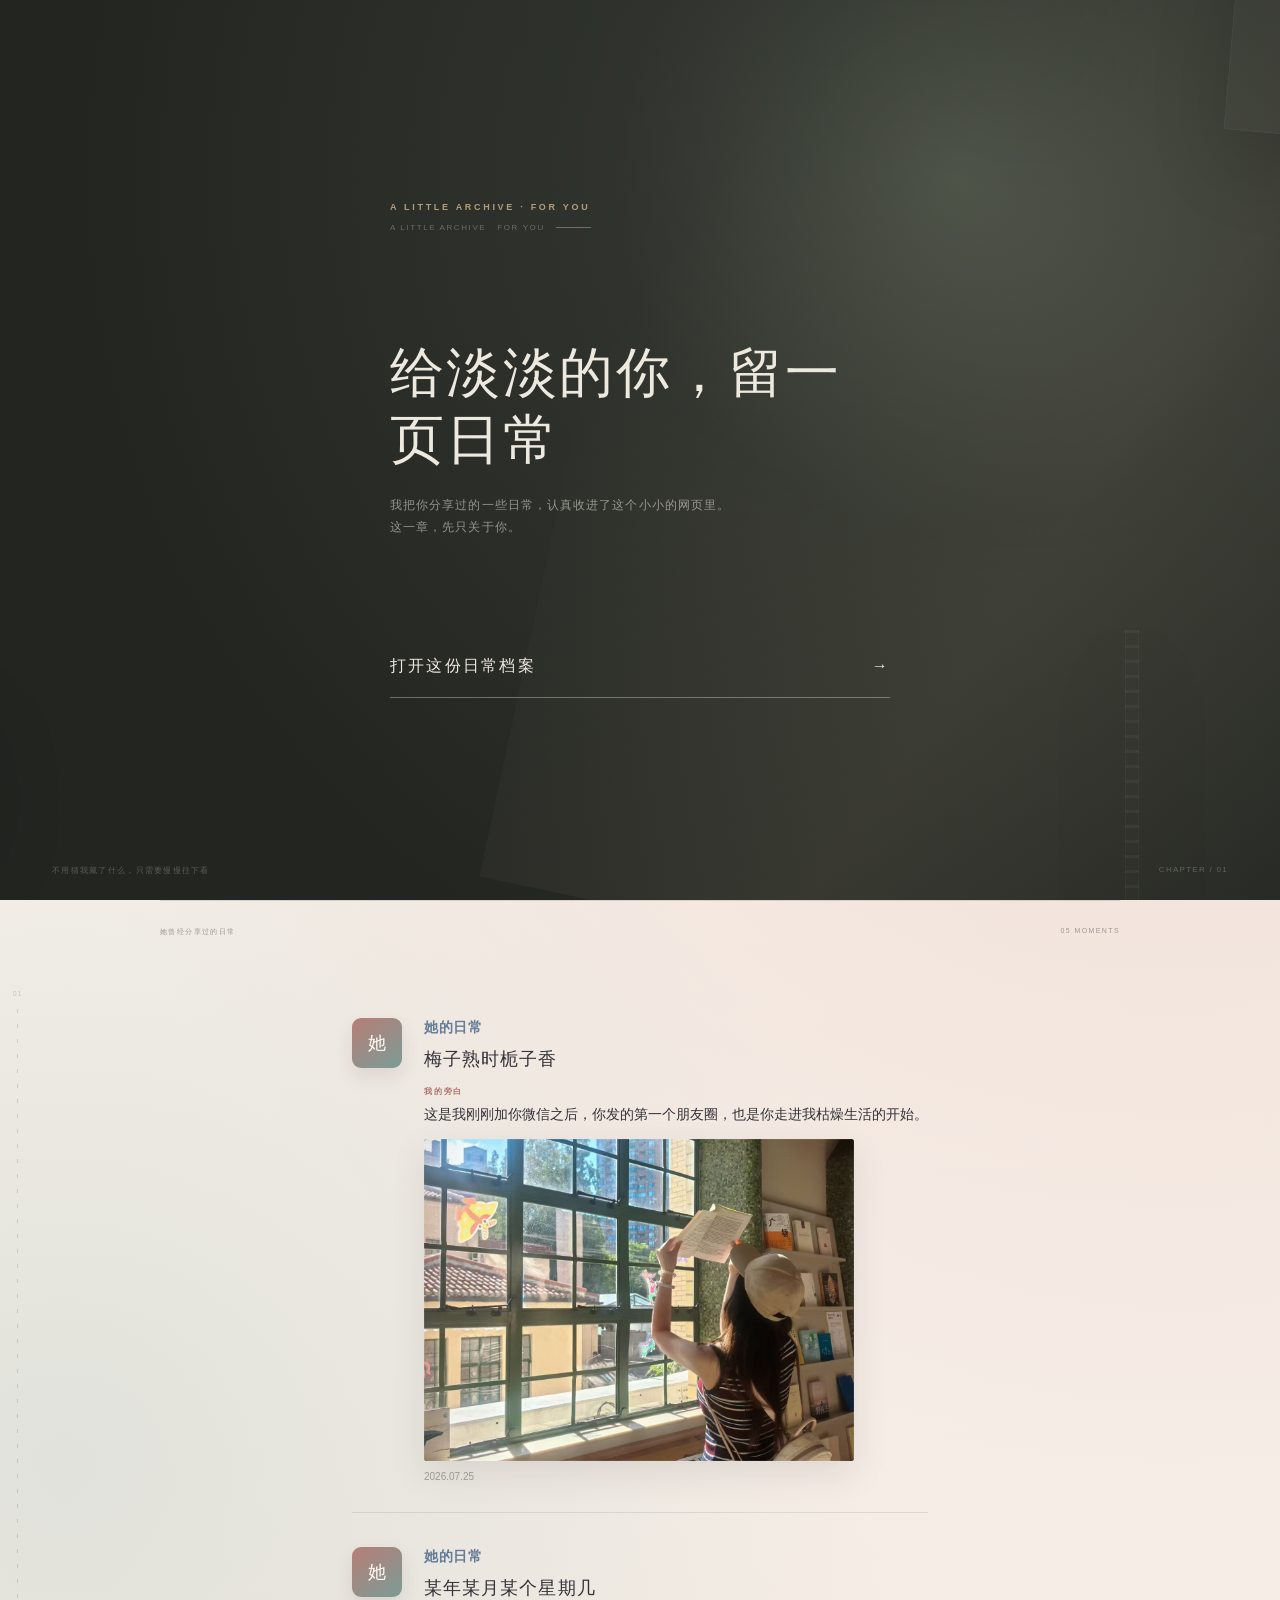
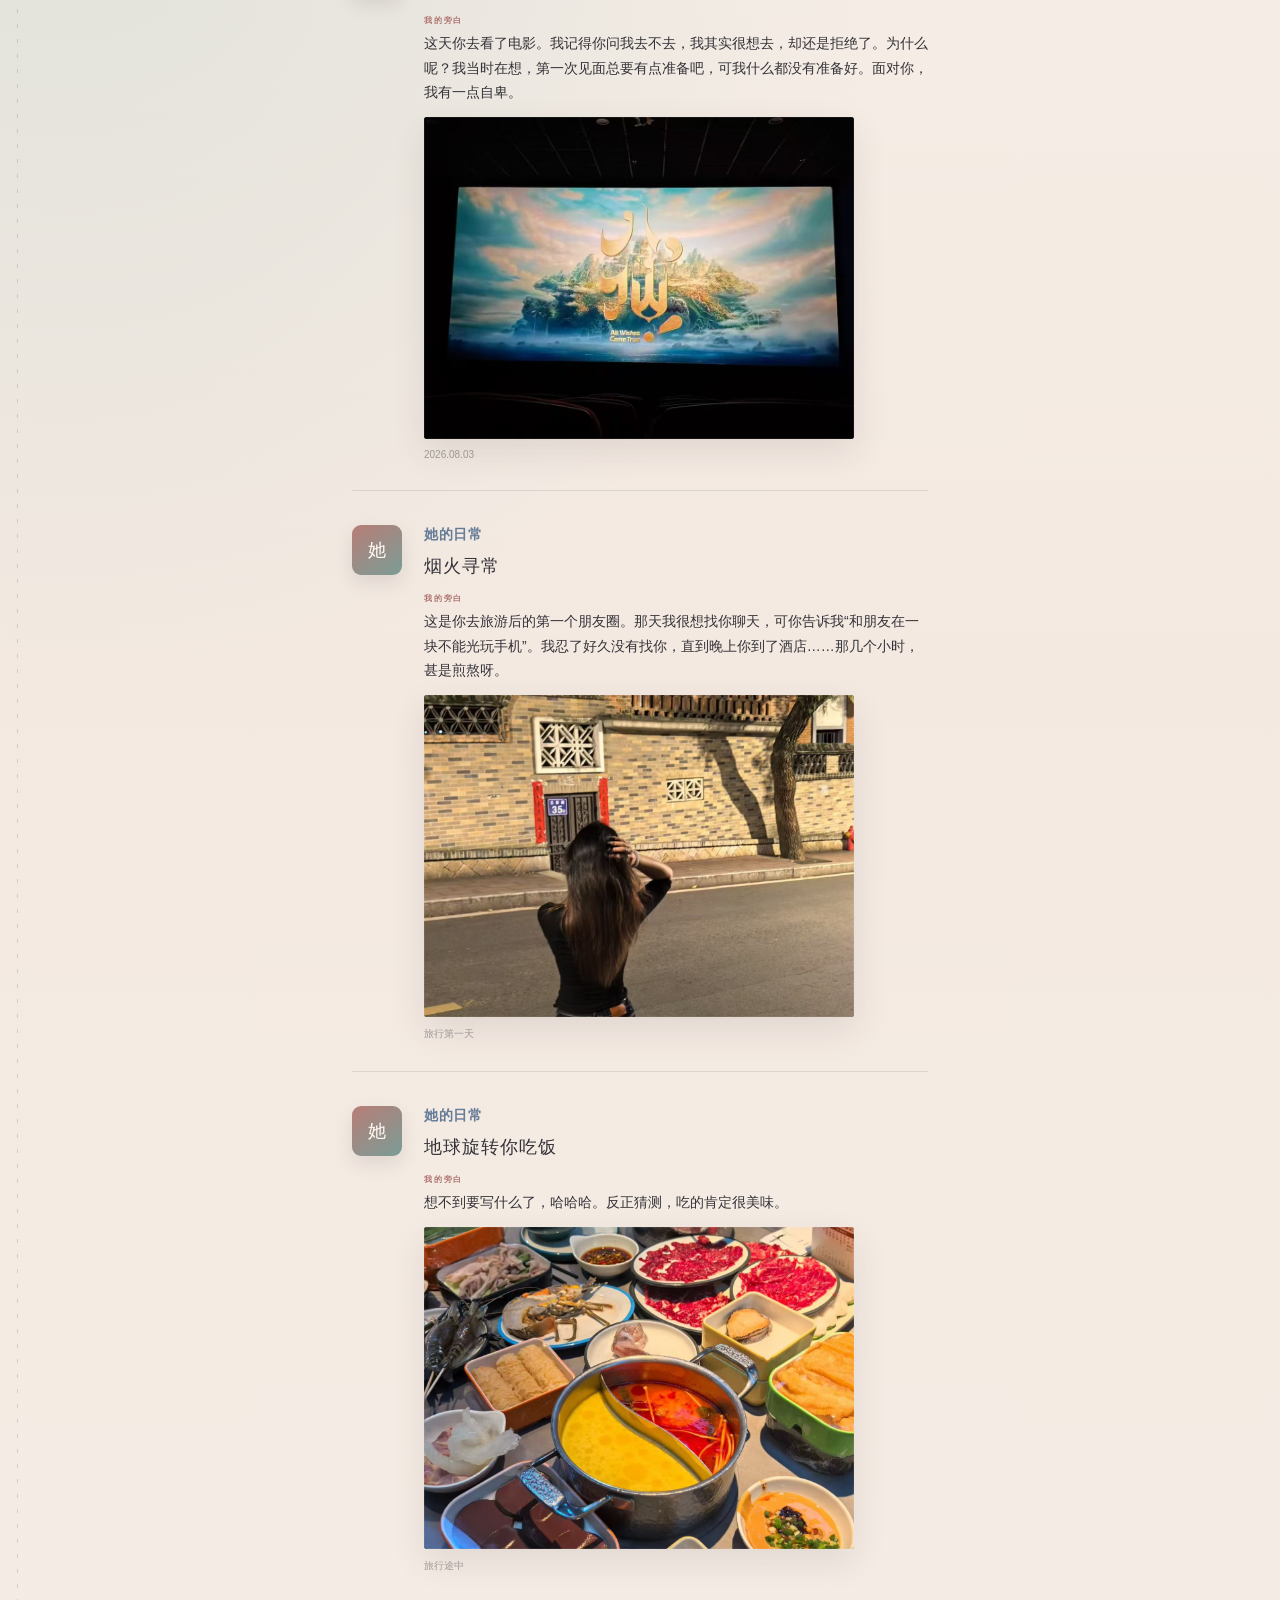
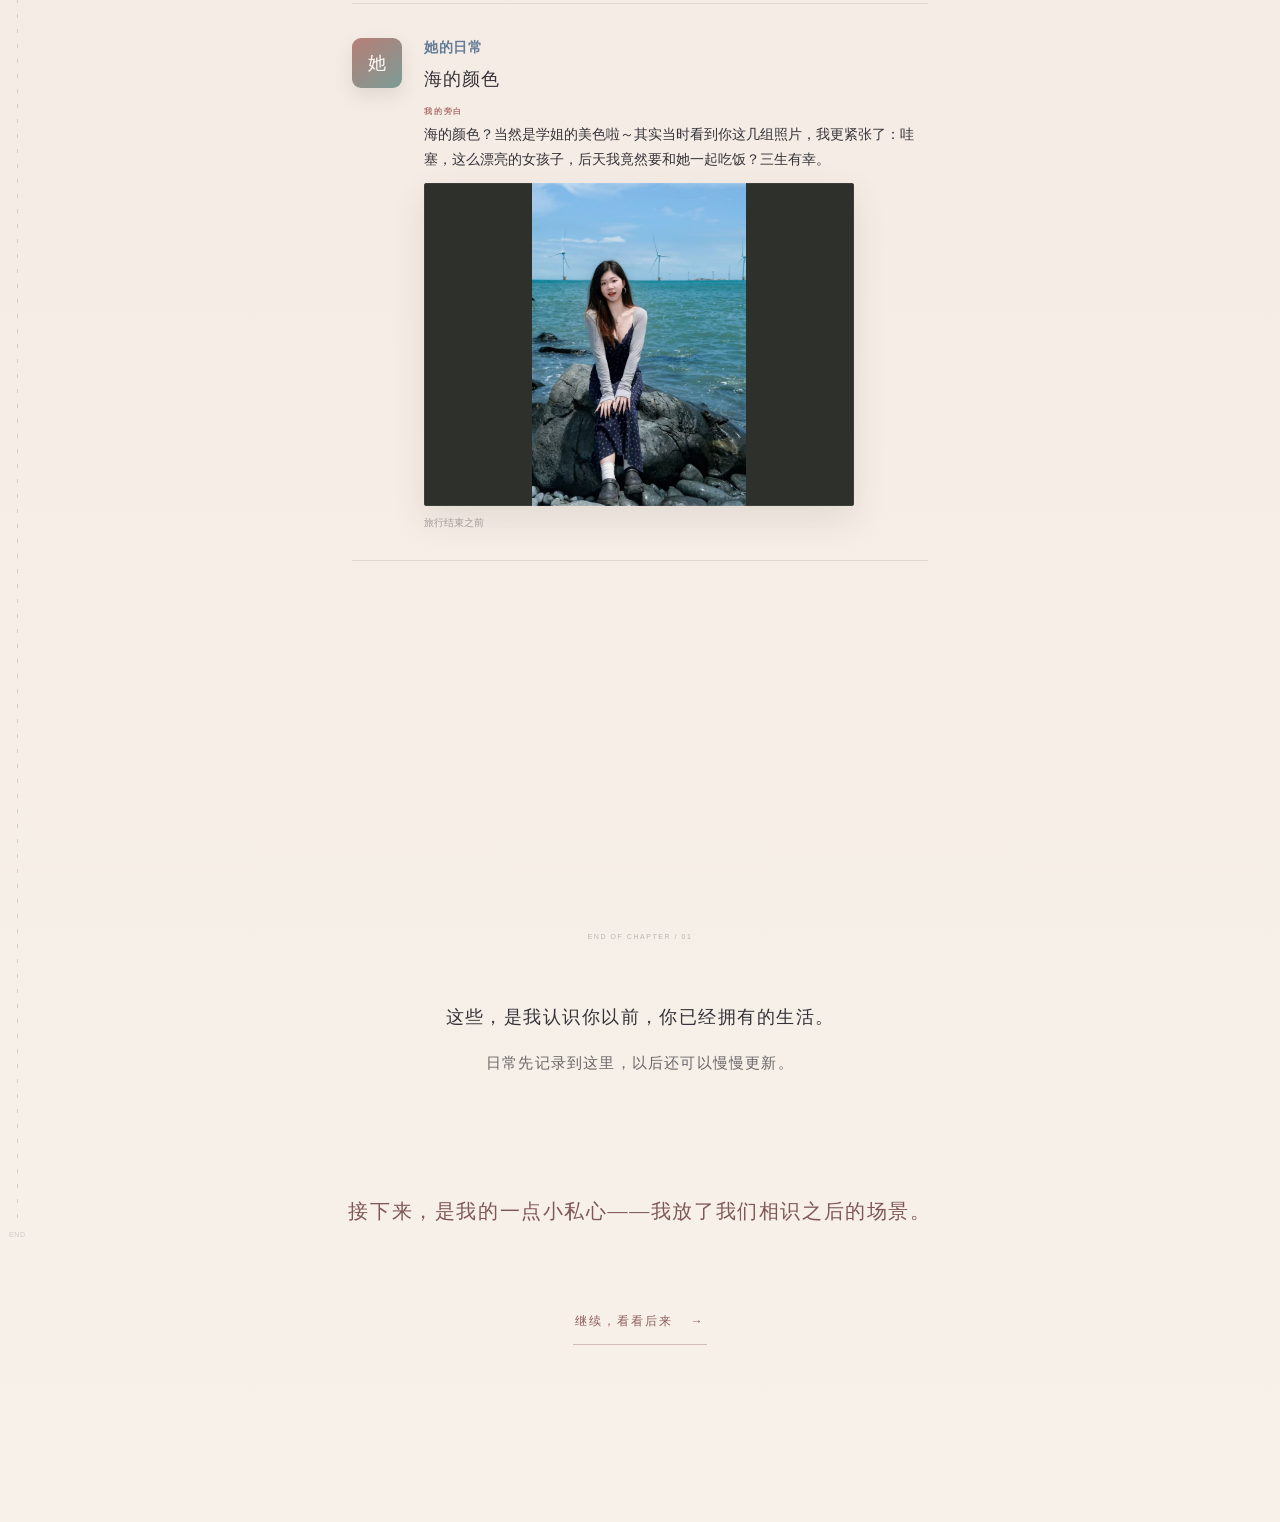
<file: index.html>
<!doctype html>
<html lang="zh-CN">
<head>
  <meta charset="UTF-8">
  <meta name="viewport" content="width=device-width, initial-scale=1, viewport-fit=cover">
  <meta name="robots" content="noindex,nofollow">
  <meta name="referrer" content="no-referrer">
  <meta name="theme-color" content="#f7efe8">
  <meta name="description" content="一页只属于她自己的生活档案。">
  <title>给淡淡的你，留一页日常</title>
  <link rel="stylesheet" href="./style.css">
</head>
<body class="is-loading chapter-one-page">
  <noscript><p class="noscript-message">这个页面需要启用 JavaScript 才能完整展示。</p></noscript>
  <div class="page-loader" id="pageLoader" aria-label="页面加载中"><i></i></div>

  <header class="intro" id="intro" aria-labelledby="introTitle">
    <div class="texture texture--dark" aria-hidden="true"></div>
    <div class="intro__frames" aria-hidden="true"><i></i><i></i><i></i></div>
    <div class="intro__content">
      <p class="intro__eyebrow" id="openingEyebrow"></p>
      <p class="intro__folio">A LITTLE ARCHIVE <span>FOR YOU</span></p>
      <h1 id="introTitle"></h1>
      <p class="intro__line" id="openingSubtitle"></p>
      <button class="line-button intro__button" id="startButton" type="button">
        <span id="startButtonText"></span><span aria-hidden="true">→</span>
      </button>
    </div>
    <div class="intro__footer"><span id="openingHint"></span><span>CHAPTER / 01</span></div>
  </header>

  <main id="mainContent">
    <section class="chapter chapter-one" id="chapterOne" aria-labelledby="chapterOneTitle">
      <div class="texture texture--dark texture--fixed" aria-hidden="true"></div>
      <div class="archive-rail" aria-hidden="true"><span>01</span><i></i><span>END</span></div>

      <div class="chapter-heading chapter-heading--moments reveal">
        <div class="chapter-heading__topline"><span>A LITTLE ARCHIVE OF YOUR DAYS</span><span>ONLY FOR YOU</span></div>
        <p class="chapter-kicker">CHAPTER ONE <span>01</span></p>
        <h2 id="chapterOneTitle"></h2>
        <p class="chapter-deck" id="chapterOneIntro"></p>
        <div class="chapter-heading__coordinates" aria-hidden="true">HER MOMENTS / BEFORE WE MET</div>
        <div class="scroll-mark" aria-hidden="true"><span></span></div>
      </div>

      <div class="timeline-heading reveal" aria-hidden="true">
        <span>她曾经分享过的日常</span><span id="memoryCountLabel">00 MOMENTS</span>
      </div>
      <div class="memory-timeline moments-feed" id="memoryTimeline" aria-label="她以前的朋友圈日常"></div>

      <div class="chapter-one-ending reveal">
        <span class="ending-index" aria-hidden="true">END OF CHAPTER / 01</span>
        <p id="chapterOneEndingPrimary"></p>
        <p class="muted" id="chapterOneEndingSecondary"></p>
        <p class="chapter-one-ending__note" id="chapterOneClosingNote"></p>
        <p class="chapter-one-ending__question" id="chapterOneEndingQuestion"></p>
        <button class="story-entry-button" id="storyEntryButton" type="button">
          <span id="storyButtonText"></span><span aria-hidden="true">→</span>
        </button>
      </div>
    </section>
  </main>

  <div class="lightbox" id="lightbox" role="dialog" aria-modal="true" aria-label="照片查看" aria-hidden="true">
    <button class="lightbox__close" id="lightboxClose" type="button" aria-label="关闭大图">×</button>
    <div class="lightbox__stage" id="lightboxStage"></div>
    <p class="lightbox__caption" id="lightboxCaption"></p>
  </div>

  <script src="./content.js"></script>
  <script src="./script.js"></script>
</body>
</html>
</file>
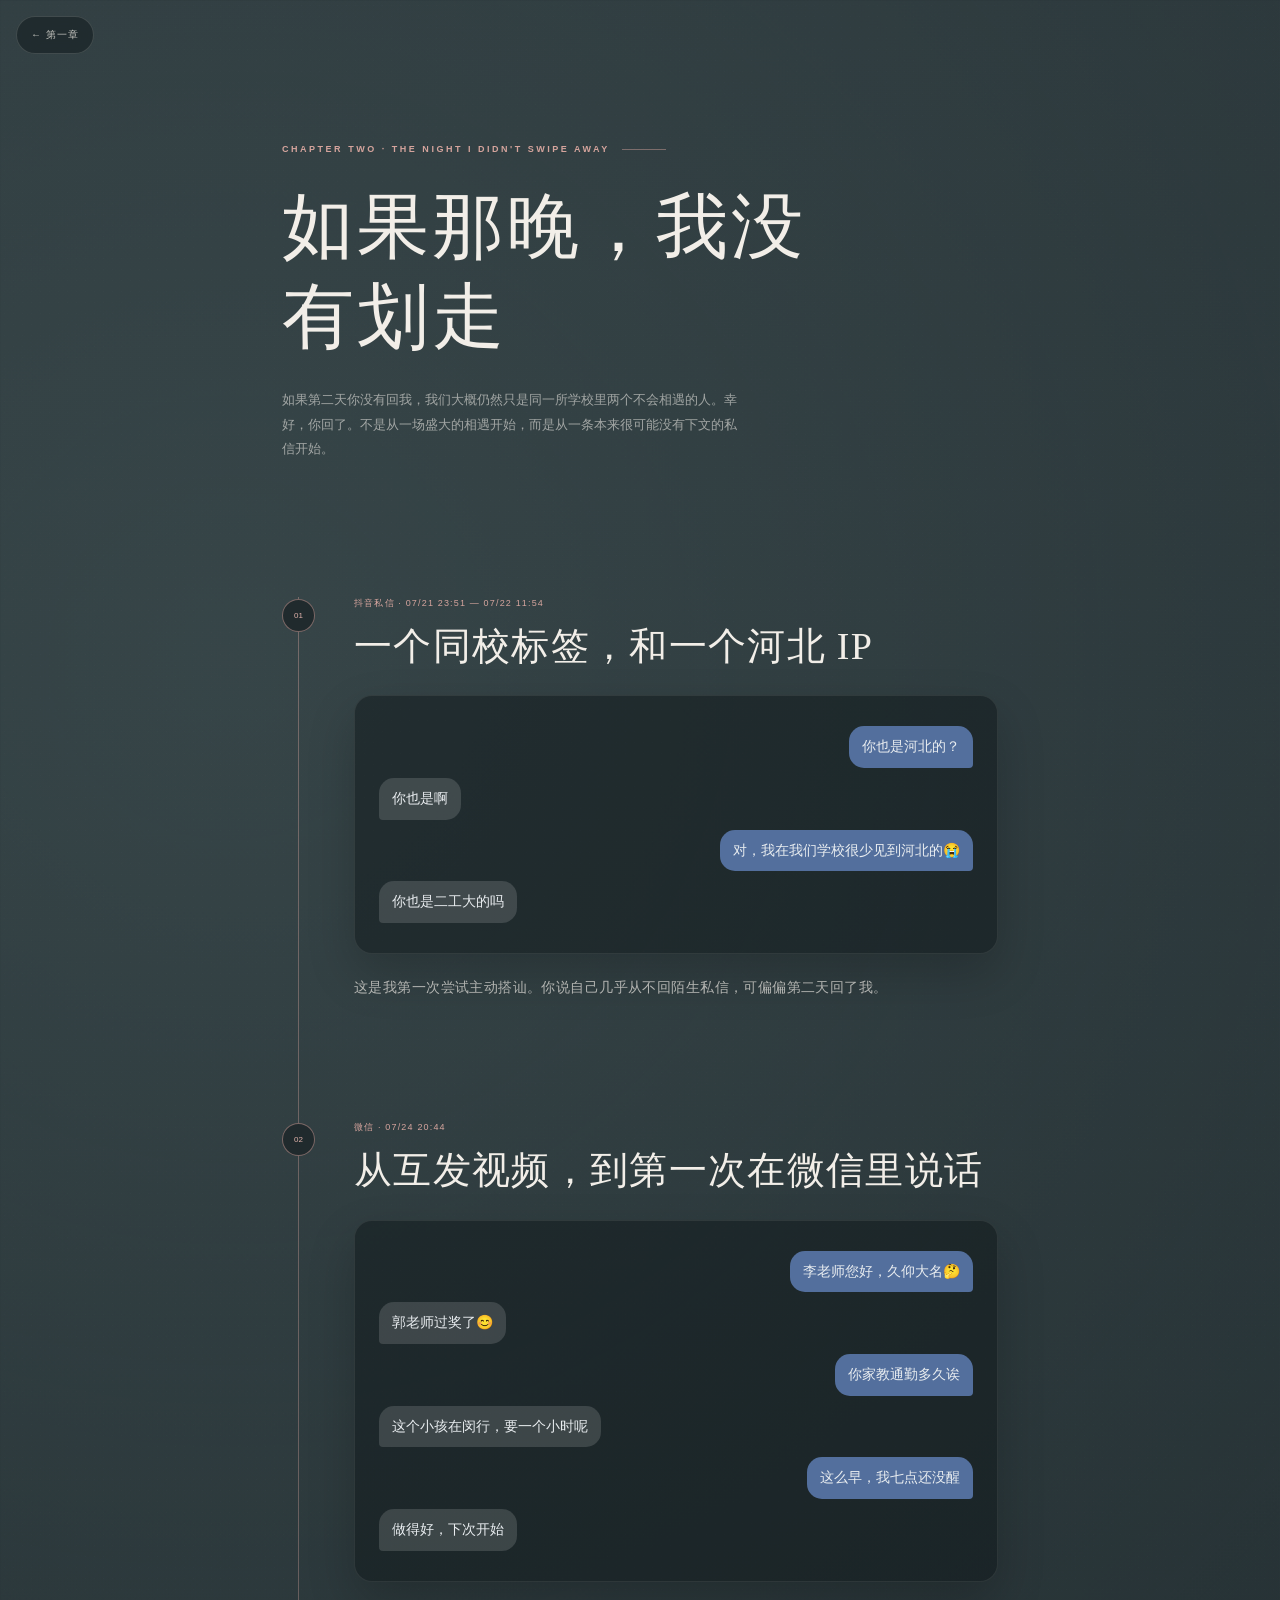
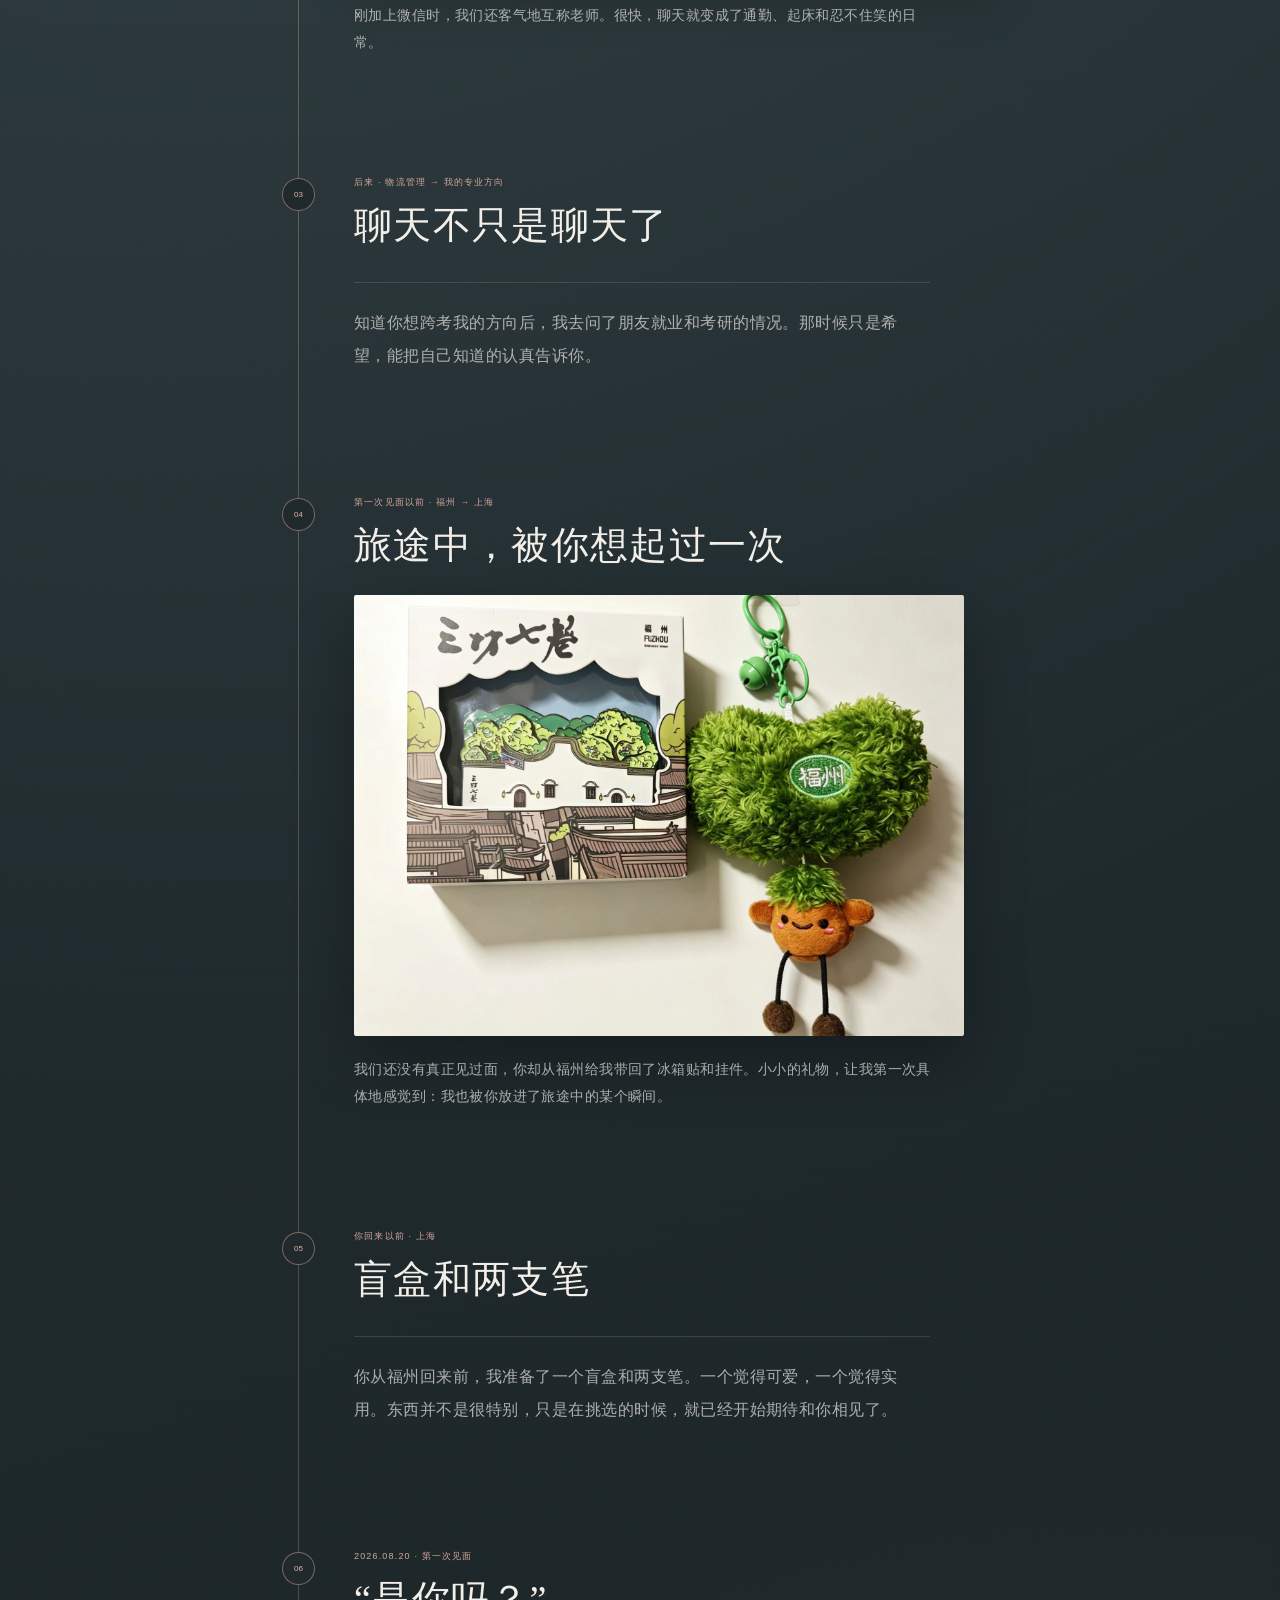
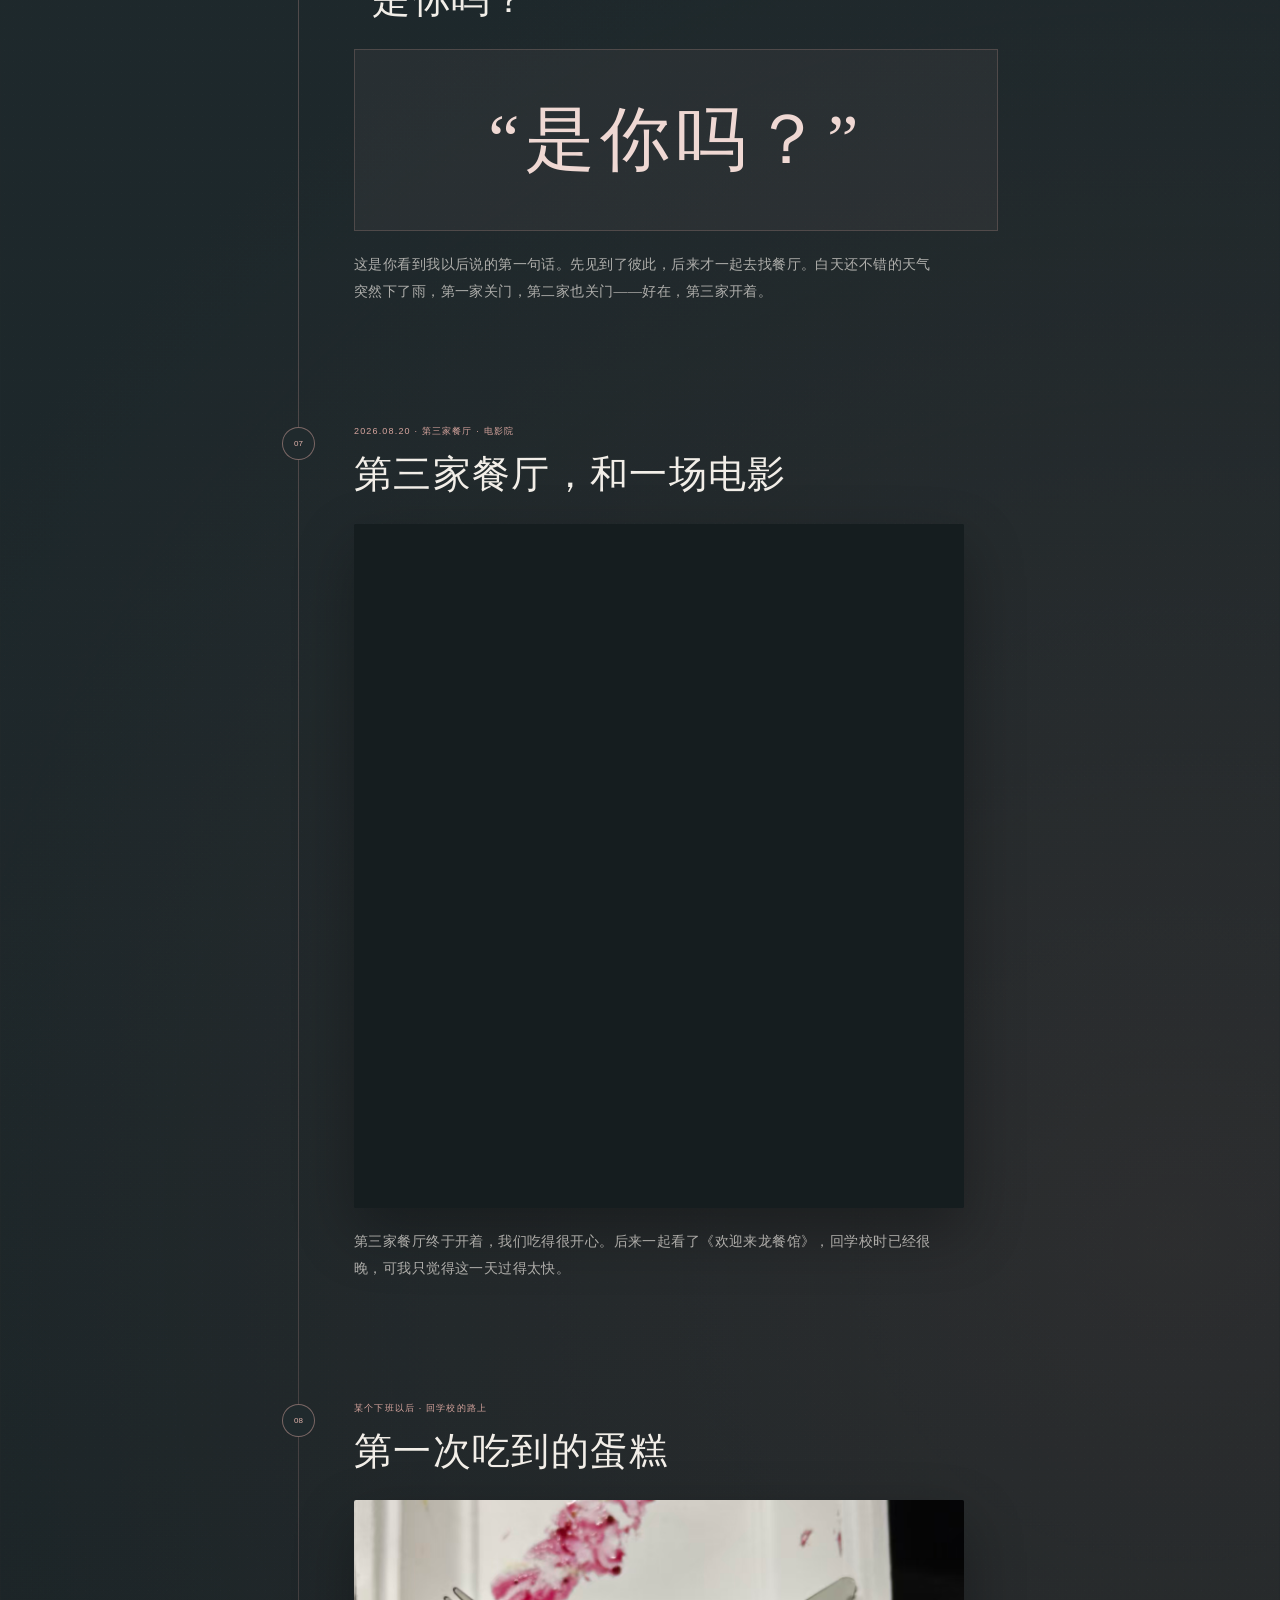
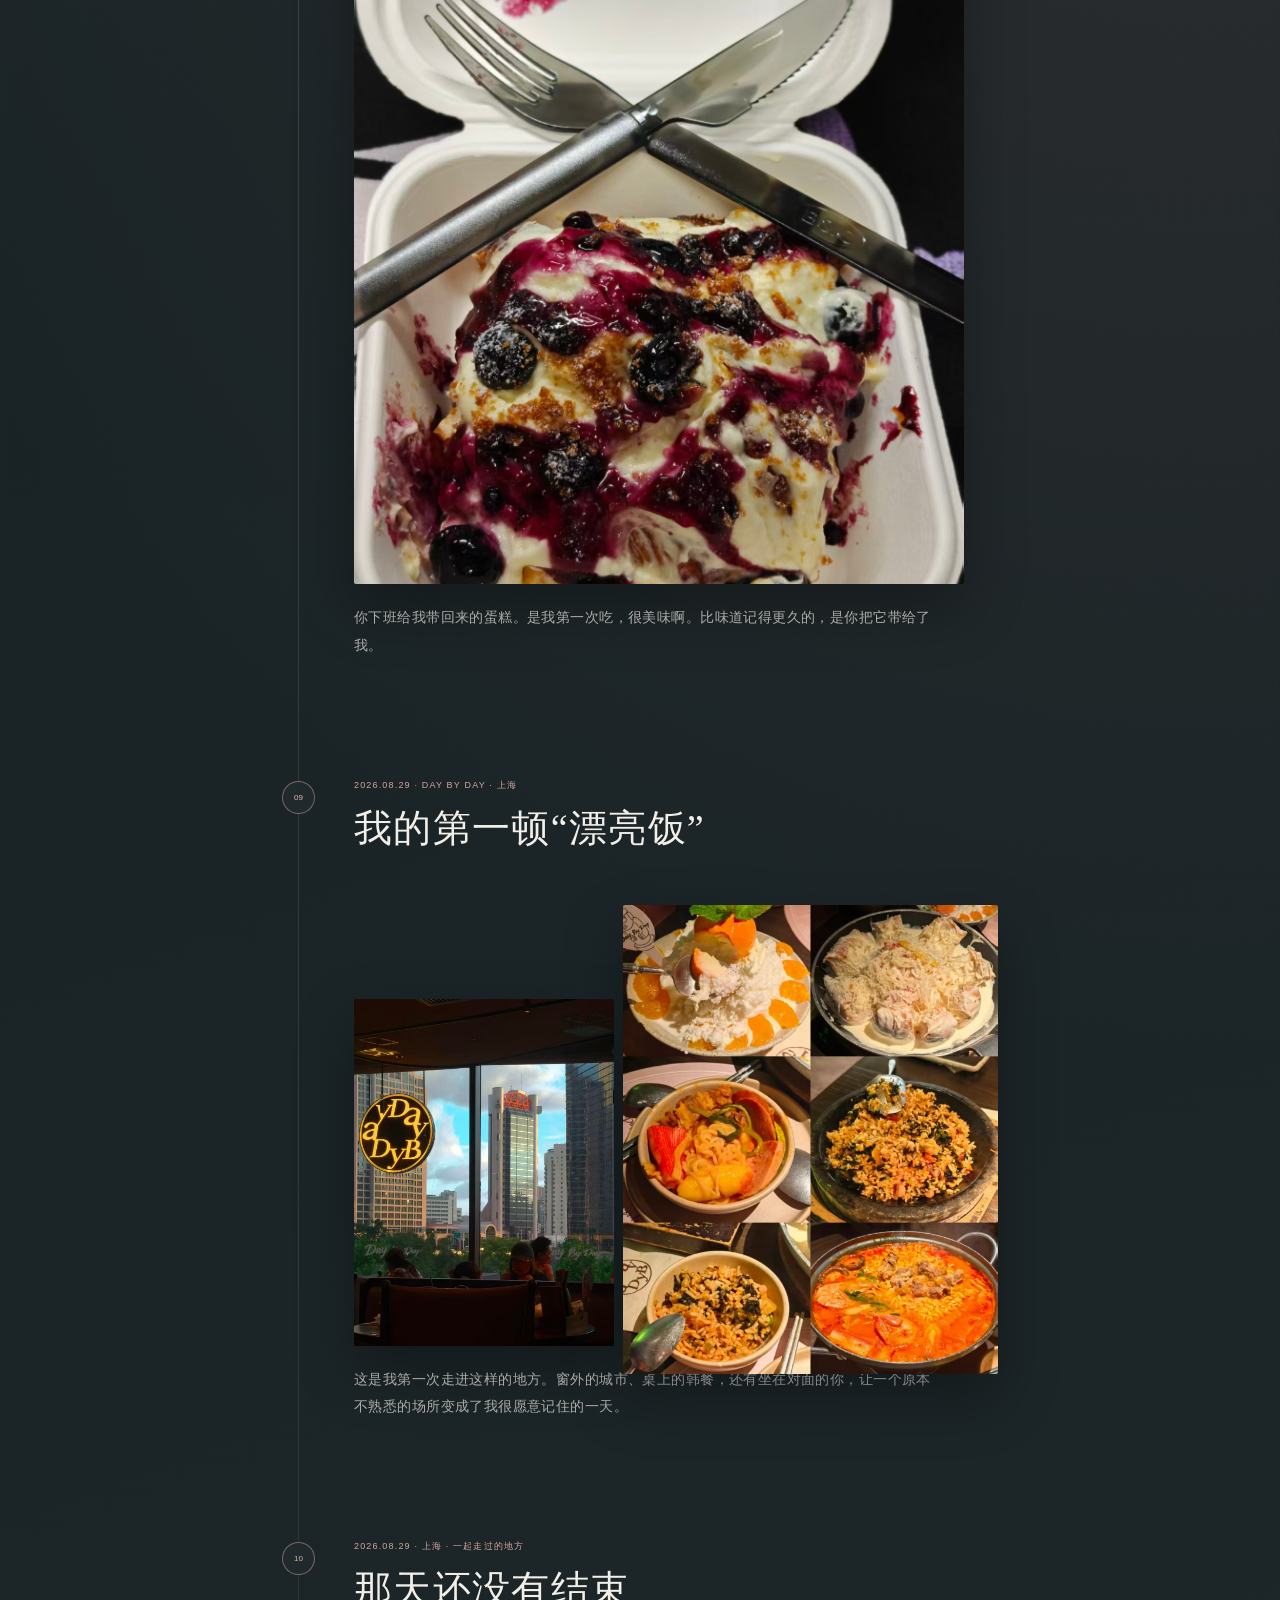
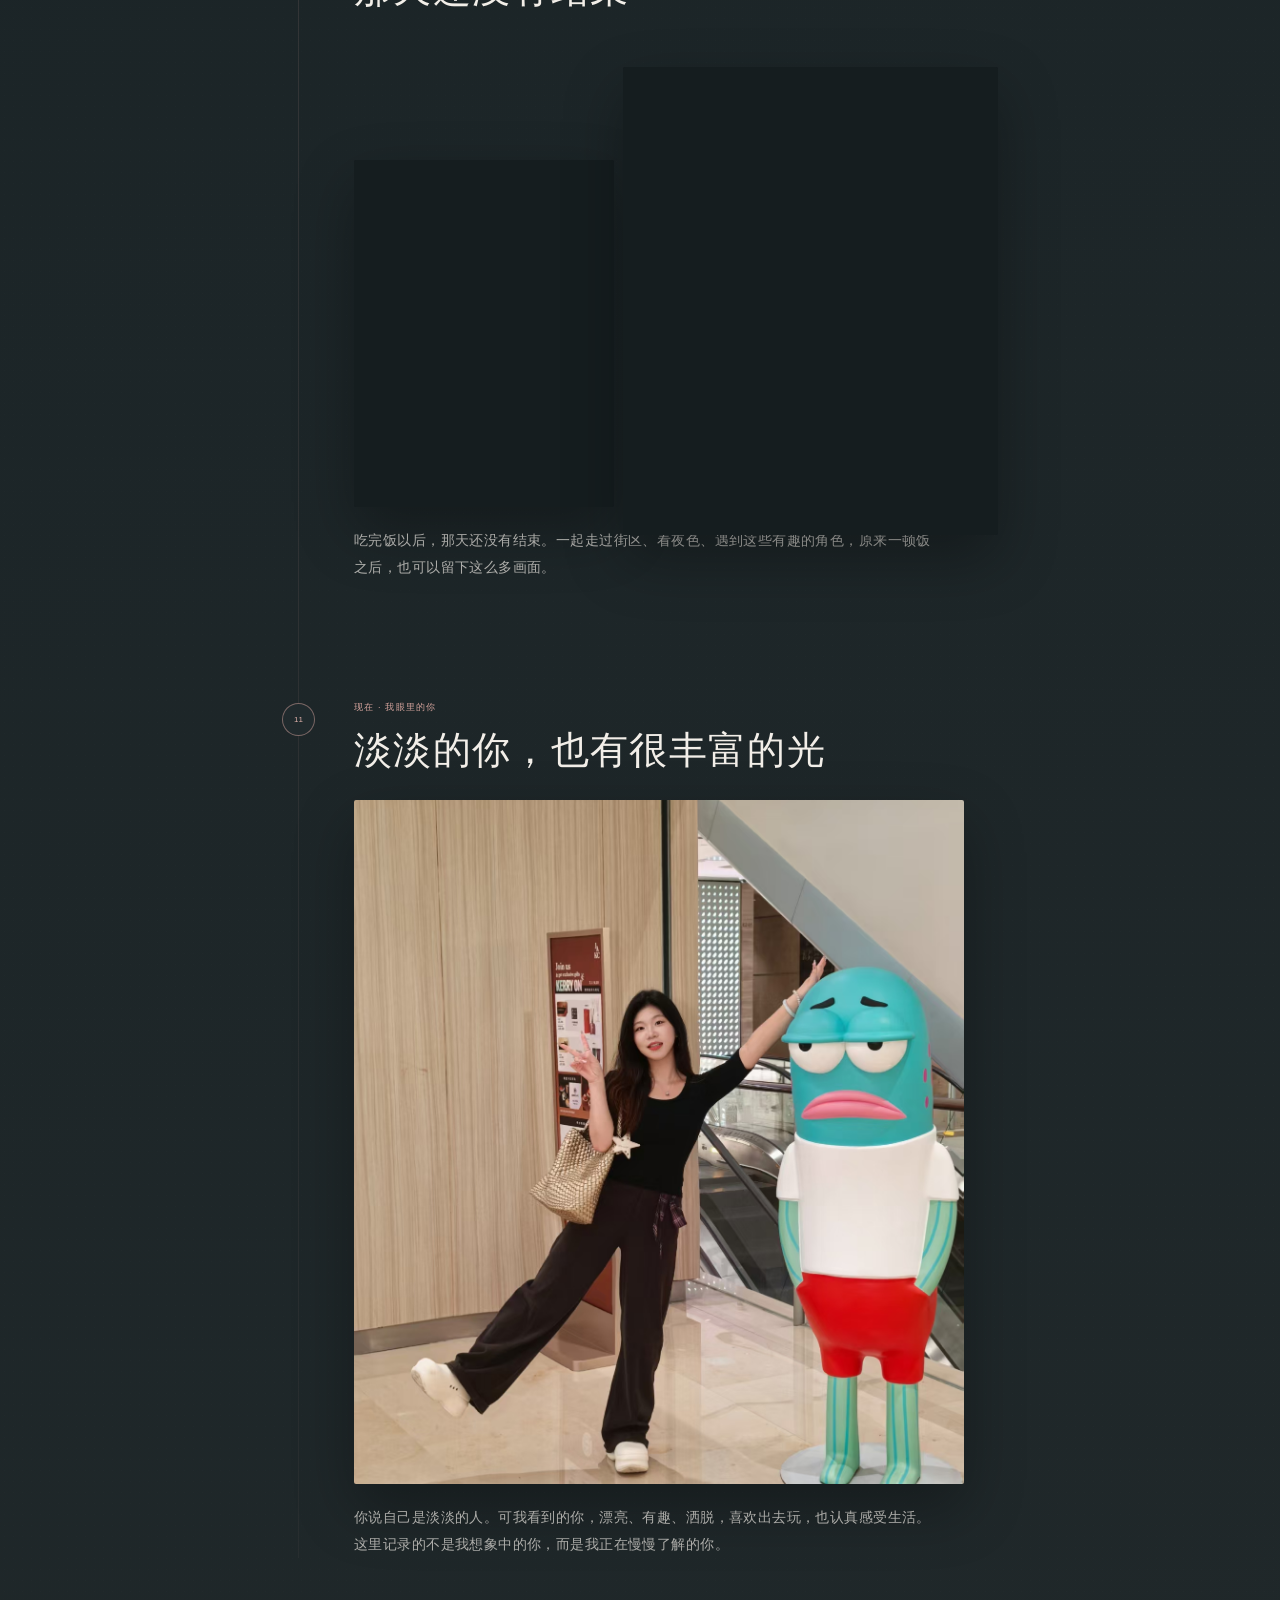
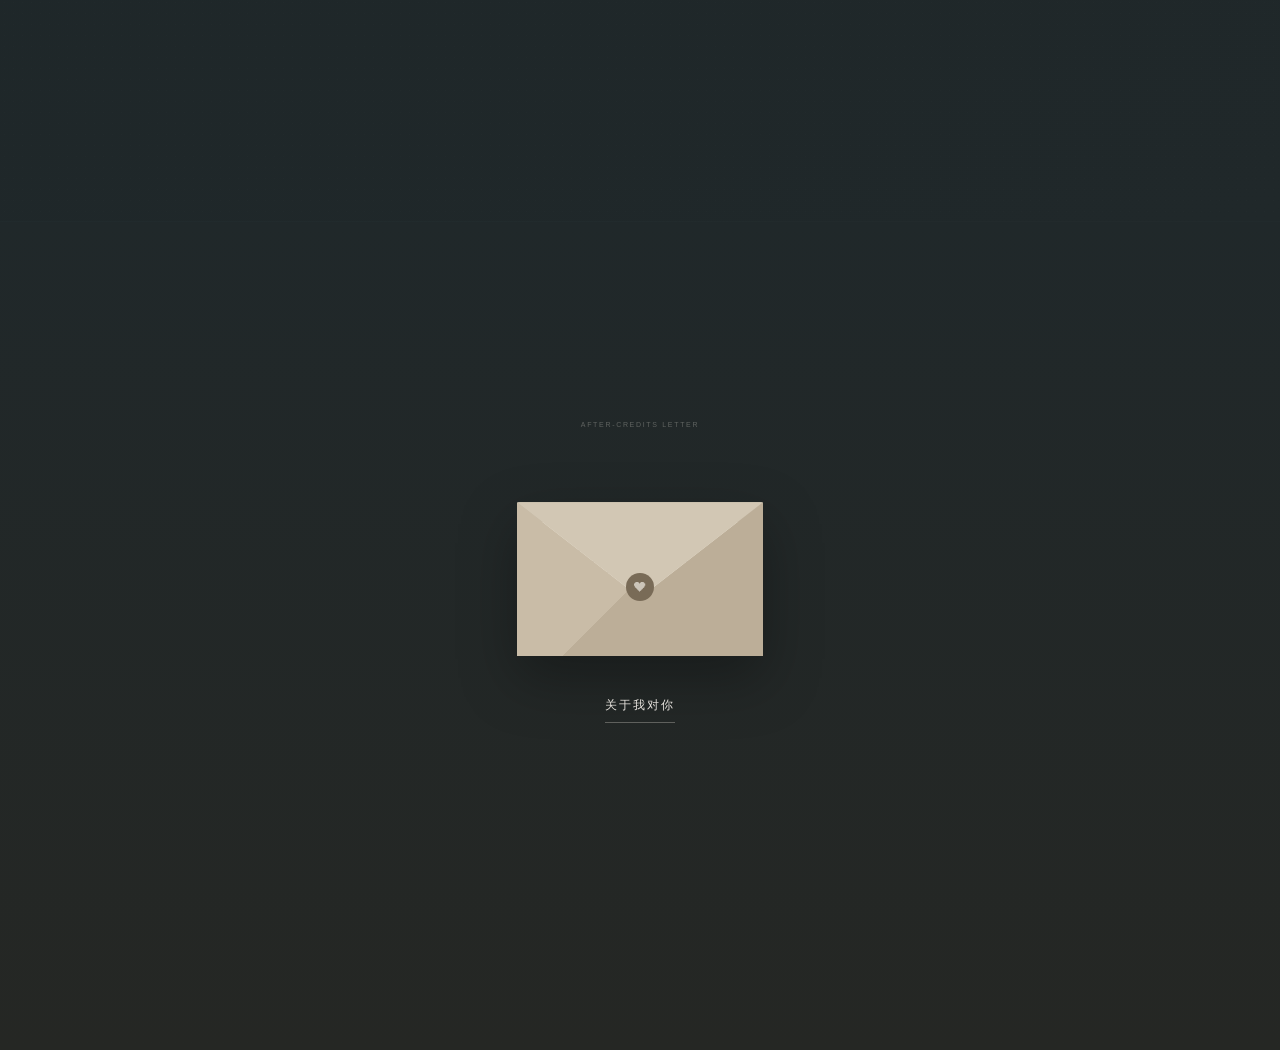
<file: story.html>
<!doctype html>
<html lang="zh-CN">
<head>
  <meta charset="UTF-8">
  <meta name="viewport" content="width=device-width, initial-scale=1, viewport-fit=cover">
  <meta name="robots" content="noindex,nofollow">
  <meta name="referrer" content="no-referrer">
  <meta name="theme-color" content="#202a2d">
  <meta name="description" content="从第一条私信开始，记录我们的故事。">
  <title>后来，我们的故事开始了</title>
  <link rel="stylesheet" href="./style.css">
</head>
<body class="is-loading is-started story-page">
  <noscript><p class="noscript-message">这个页面需要启用 JavaScript，才能完成拆信与章节转场。</p></noscript>
  <div class="page-loader" id="pageLoader" aria-label="页面加载中"><i></i></div>

  <a class="story-back-link" href="./index.html" aria-label="返回第一章">← 第一章</a>

  <main class="story-page-main">
    <section class="story-chapter" id="storyChapter" aria-labelledby="storyChapterTitle">
      <div class="story-chapter__heading reveal">
        <p class="chapter-kicker" id="storyEyebrow"></p>
        <h1 id="storyChapterTitle"></h1>
        <p id="storyChapterIntro"></p>
      </div>
      <div class="story-timeline" id="storyTimeline" aria-label="从第一条私信开始的故事"></div>
    </section>

    <div class="envelope-section reveal" id="envelopeSection">
      <p class="envelope-section__eyebrow">AFTER-CREDITS LETTER</p>
      <button class="envelope-trigger" id="envelopeTrigger" type="button" aria-label="关于我对你" aria-expanded="false">
        <span class="envelope" aria-hidden="true">
          <span class="envelope__paper"><i></i><i></i><i></i></span>
          <span class="envelope__back"></span>
          <span class="envelope__flap"></span>
          <span class="envelope__front"></span>
          <span class="envelope__seal">❤</span>
        </span>
        <span class="envelope-label">关于我对你</span>
      </button>
    </div>

    <section class="chapter chapter-two" id="chapterTwo" aria-labelledby="chapterTwoTitle" aria-hidden="true">
      <div class="texture texture--paper" aria-hidden="true"></div>
      <div class="letter-page">
        <div class="paper-rule" aria-hidden="true"></div>
        <div class="chapter-heading chapter-heading--letter reveal-letter">
          <div class="chapter-heading__topline"><span>AFTER CREDITS / LETTER</span><span>ONLY FOR YOU</span></div>
          <p class="chapter-kicker">AFTER CREDITS <span>LETTER</span></p>
          <h2 id="chapterTwoTitle"></h2>
          <p class="chapter-deck" id="chapterTwoIntro"></p>
        </div>
        <div class="letter-copy" id="letterCopy"></div>
        <figure class="important-photo reveal-letter">
          <button class="important-photo__media" id="importantPhotoMedia" type="button" aria-label="查看重要照片"></button>
          <figcaption id="importantPhotoCaption"></figcaption>
        </figure>
        <div class="confession-intro reveal-letter">
          <span class="confession-intro__index">ONE LAST SCENE</span>
          <p id="confessionBefore"></p>
          <button class="continue-button" id="continueButton" type="button" aria-expanded="false">
            <span id="confessionButtonText"></span><span aria-hidden="true">↓</span>
          </button>
        </div>
        <div class="confession-reveal" id="confessionReveal" aria-live="polite">
          <p class="confession-text" id="confessionFinal"></p>
          <div class="ending-scene">
            <button class="next-photo" id="nextPhotoMedia" type="button" aria-label="查看下一张照片"></button>
            <p id="endingText"></p>
            <p class="to-be-continued" id="continuedText"></p>
          </div>
        </div>

        <section class="birthday-gate" id="birthdayGate" aria-labelledby="birthdayGateTitle" hidden>
          <div class="birthday-gate__copy">
            <p class="birthday-kicker" id="birthdayGateEyebrow"></p>
            <h2 id="birthdayGateTitle"></h2>
            <p id="birthdayGateDescription"></p>
          </div>
          <label class="birthday-switch">
            <input id="birthdayEditionSwitch" type="checkbox" role="switch" aria-controls="birthdayEdition">
            <span class="birthday-switch__track" aria-hidden="true"><i></i></span>
            <span id="birthdaySwitchLabel"></span>
          </label>
          <button class="birthday-enter" id="enterBirthdayButton" type="button" disabled>
            <span id="birthdayEnterLabel"></span><span aria-hidden="true">→</span>
          </button>
        </section>

        <section class="birthday-edition" id="birthdayEdition" aria-labelledby="birthdayEditionTitle" aria-hidden="true" hidden>
          <header class="birthday-edition__cover">
            <p class="birthday-kicker" id="birthdayCoverEyebrow"></p>
            <span class="birthday-edition__stamp" aria-hidden="true">BIRTHDAY<br>EDITION</span>
            <h2 id="birthdayEditionTitle"></h2>
            <p id="birthdayCoverIntro"></p>
            <button class="birthday-open" id="openBirthdayStoryButton" type="button" aria-expanded="false">
              <span id="birthdayOpenLabel"></span><span aria-hidden="true">↓</span>
            </button>
          </header>

          <div class="birthday-story" id="birthdayStory" aria-hidden="true">
            <div class="birthday-story__heading">
              <p class="birthday-kicker" id="birthdayProcessEyebrow"></p>
              <h2 id="birthdayProcessTitle"></h2>
              <p id="birthdayProcessIntro"></p>
            </div>
            <div class="birthday-process" id="birthdayProcess"></div>

            <div class="birthday-letter-entry">
              <p class="birthday-kicker" id="birthdayLetterEntryEyebrow"></p>
              <button class="birthday-envelope-trigger" id="birthdayLetterTrigger" type="button" aria-expanded="false">
                <span class="birthday-envelope" aria-hidden="true">
                  <span class="birthday-envelope__paper"></span>
                  <span class="birthday-envelope__back"></span>
                  <span class="birthday-envelope__flap"></span>
                  <span class="birthday-envelope__front"></span>
                  <span class="birthday-envelope__seal">✦</span>
                </span>
                <span id="birthdayLetterEntryLabel"></span>
              </button>
            </div>

            <article class="birthday-letter" id="birthdayLetter" aria-labelledby="birthdayLetterTitle" aria-hidden="true" hidden>
              <div class="birthday-letter__topline"><span id="birthdayLetterEyebrow"></span><span id="birthdayLetterDate"></span></div>
              <h2 id="birthdayLetterTitle"></h2>
              <p class="birthday-letter__intro" id="birthdayLetterIntro"></p>
              <div class="birthday-letter__copy" id="birthdayLetterCopy"></div>
            </article>
          </div>
        </section>
      </div>
    </section>
  </main>

  <div class="lightbox" id="lightbox" role="dialog" aria-modal="true" aria-label="照片查看" aria-hidden="true">
    <button class="lightbox__close" id="lightboxClose" type="button" aria-label="关闭大图">×</button>
    <div class="lightbox__stage" id="lightboxStage"></div>
    <p class="lightbox__caption" id="lightboxCaption"></p>
  </div>

  <script src="./content.js"></script>
  <script src="./story.js"></script>
</body>
</html>
</file>
<file: style.css>
:root {
  color-scheme: dark;
  --bg-dark: #252724;
  --bg-dark-soft: #343730;
  --bg-dark-raised: #3c4038;
  --bg-paper: #f3ede2;
  --bg-paper-deep: #ddd3c3;
  --text-primary: #eee9df;
  --text-muted: rgba(238, 233, 223, .58);
  --text-ink: #1b1d1d;
  --text-ink-muted: rgba(27, 29, 29, .53);
  --accent: #b29b78;
  --accent-dark: #756852;
  --line-dark: rgba(240, 235, 226, .16);
  --line-light: rgba(27, 29, 29, .16);
  --shadow-dark: 0 32px 80px rgba(0, 0, 0, .28);
  --sans: -apple-system, BlinkMacSystemFont, "PingFang SC", "Hiragino Sans GB", "Microsoft YaHei", sans-serif;
  --serif: Iowan Old Style, Baskerville, "Times New Roman", "Songti SC", STSong, serif;
  --page-pad: clamp(22px, 7vw, 38px);
  --ease: cubic-bezier(.22, .8, .25, 1);
}

* { box-sizing: border-box; }
html { scroll-behavior: smooth; background: var(--bg-dark); }
body {
  margin: 0;
  min-width: 320px;
  overflow-x: hidden;
  color: var(--text-primary);
  background: var(--bg-dark);
  font-family: var(--sans);
  text-rendering: optimizeLegibility;
  transition: background-color 1.2s var(--ease), color 1.2s var(--ease);
}
body.lightbox-open { overflow: hidden; }
button, select, input, textarea { font: inherit; }
button { color: inherit; }
button:focus-visible, select:focus-visible, input:focus-visible, textarea:focus-visible {
  outline: 1px solid currentColor;
  outline-offset: 5px;
}
.sr-only { position: absolute; width: 1px; height: 1px; padding: 0; margin: -1px; overflow: hidden; clip: rect(0, 0, 0, 0); white-space: nowrap; border: 0; }
.muted { opacity: .52; }
.noscript-message { position: fixed; inset: 0; z-index: 200; display: grid; place-items: center; margin: 0; padding: 30px; background: var(--bg-dark); text-align: center; }

.texture { position: absolute; inset: 0; pointer-events: none; overflow: hidden; }
.texture::before, .texture::after {
  content: "";
  position: absolute;
  inset: -30%;
  background-image:
    radial-gradient(circle at 17% 31%, rgba(255, 255, 255, .2) 0 .45px, transparent .7px),
    radial-gradient(circle at 73% 67%, rgba(255, 255, 255, .13) 0 .4px, transparent .7px);
  background-size: 8px 11px, 13px 17px;
  opacity: .16;
  transform: rotate(2deg);
  mix-blend-mode: soft-light;
}
.texture::after { background: radial-gradient(circle at 68% 20%, rgba(85, 105, 116, .22), transparent 36%); opacity: .8; }
.texture--fixed { position: fixed; }
.texture--paper::before { opacity: .045; mix-blend-mode: multiply; }
.texture--paper::after { background: linear-gradient(90deg, rgba(106, 91, 66, .035), transparent 20%, transparent 80%, rgba(106, 91, 66, .03)); opacity: 1; }

.page-loader {
  position: fixed;
  inset: 0;
  z-index: 150;
  display: grid;
  place-items: center;
  background: var(--bg-dark);
  transition: opacity .5s ease, visibility .5s;
}
.page-loader i { width: 5px; height: 5px; border-radius: 50%; background: var(--accent); animation: loaderPulse 1.1s ease-in-out infinite; }
.is-ready .page-loader { opacity: 0; visibility: hidden; }
@keyframes loaderPulse { 50% { transform: scale(1.8); opacity: .35; } }

.intro {
  position: fixed;
  inset: 0;
  z-index: 50;
  display: grid;
  place-items: center;
  min-height: 100svh;
  padding: max(28px, env(safe-area-inset-top)) var(--page-pad) max(28px, env(safe-area-inset-bottom));
  overflow: hidden;
  background: radial-gradient(circle at 75% 20%, #4b5045 0, #30332d 29%, #232521 74%);
  transition: opacity 1s var(--ease), visibility 1s;
}
.intro::before { content: ""; position: absolute; top: -32vh; right: -42vw; width: 95vw; height: 145vh; background: linear-gradient(112deg, transparent 18%, rgba(224, 205, 170, .09) 48%, transparent 77%); transform: rotate(12deg); pointer-events: none; animation: projectorDrift 8s ease-in-out infinite alternate; }
@keyframes projectorDrift { to { transform: rotate(8deg) translateX(-5vw); opacity: .65; } }
.intro__frames { position: absolute; inset: 0; overflow: hidden; opacity: .5; }
.intro__frames i { position: absolute; display: block; border: 1px solid rgba(238, 232, 222, .08); background: rgba(255, 255, 255, .018); box-shadow: var(--shadow-dark); }
.intro__frames i:nth-child(1) { width: 32vw; height: 42vw; max-width: 150px; max-height: 200px; top: -5vw; right: -8vw; transform: rotate(5deg); }
.intro__frames i:nth-child(2) { width: 22vw; height: 32vw; max-width: 100px; max-height: 145px; bottom: 7vh; left: -9vw; transform: rotate(-4deg); }
.intro__frames i:nth-child(3) { width: 14px; height: 42vh; right: 11vw; bottom: -12vh; border-width: 0 1px; background: repeating-linear-gradient(to bottom, rgba(255,255,255,.08) 0 3px, transparent 3px 15px); }
.intro__content { position: relative; z-index: 1; width: min(100%, 500px); }
.intro__eyebrow { margin: 0 0 11px; color: var(--accent); font-size: 9px; font-weight: 600; letter-spacing: .3em; }
.intro__folio { display: flex; gap: 11px; align-items: center; margin: 0 0 clamp(58px, 12vh, 110px); color: rgba(240, 235, 226, .32); font-size: 8px; letter-spacing: .2em; }
.intro__folio::after { content: ""; width: 35px; height: 1px; background: currentColor; }
.intro h1 { max-width: 9em; margin: 0 0 20px; font: 400 clamp(35px, 10vw, 54px)/1.25 var(--serif); letter-spacing: .045em; animation: introFade 1.2s .1s both; }
.intro__line { margin: 0; color: rgba(240, 235, 226, .54); font-size: 12px; line-height: 1.8; letter-spacing: .09em; white-space: pre-line; animation: introFade 1.2s .4s both; }
.line-button { display: flex; align-items: center; justify-content: space-between; width: 100%; min-height: 52px; padding: 0 0 11px; border: 0; border-bottom: 1px solid rgba(240, 235, 226, .36); background: transparent; cursor: pointer; letter-spacing: .14em; }
.intro__button { margin-top: clamp(65px, 12vh, 110px); animation: introFade 1.2s .7s both; }
.intro__footer { position: absolute; z-index: 1; right: var(--page-pad); bottom: max(24px, env(safe-area-inset-bottom)); left: var(--page-pad); display: flex; justify-content: space-between; color: rgba(240, 235, 226, .28); font-size: 8px; letter-spacing: .16em; text-transform: uppercase; }
.is-started .intro { opacity: 0; visibility: hidden; pointer-events: none; }
@keyframes introFade { from { opacity: 0; transform: translateY(12px); } to { opacity: 1; transform: none; } }

.music-control {
  position: fixed;
  z-index: 45;
  top: max(16px, env(safe-area-inset-top));
  right: 16px;
  display: grid;
  place-items: center;
  width: 44px;
  height: 44px;
  border: 1px solid rgba(240, 235, 226, .2);
  border-radius: 50%;
  background: rgba(34, 36, 32, .66);
  backdrop-filter: blur(10px);
  -webkit-backdrop-filter: blur(10px);
  cursor: pointer;
  opacity: 0;
  pointer-events: none;
  transition: opacity .5s, color .8s, border-color .8s, background .8s;
}
.is-started .music-control { opacity: 1; pointer-events: auto; }
.music-control.is-unavailable { opacity: .34; }
.chapter-two-active .music-control { color: var(--text-ink); border-color: rgba(27, 29, 29, .2); background: rgba(240, 235, 225, .75); }

.chapter { position: relative; }
.chapter-one { min-height: 100svh; overflow: clip; background: linear-gradient(148deg, #343730 0%, #242622 52%, #2d302b 100%); transition: opacity 1.1s var(--ease), filter 1.1s var(--ease); }
.archive-rail { position: absolute; z-index: 2; top: 110svh; bottom: 6%; left: 9px; display: flex; flex-direction: column; align-items: center; gap: 12px; color: rgba(240,235,226,.22); font-size: 7px; letter-spacing: .1em; }
.archive-rail i { flex: 1; width: 1px; background: repeating-linear-gradient(to bottom, rgba(240,235,226,.16) 0 4px, transparent 4px 15px); }
.chapter-heading { position: relative; z-index: 1; min-height: 100svh; display: flex; flex-direction: column; justify-content: center; padding: 13vh var(--page-pad) 12vh; }
.chapter-heading__topline { position: absolute; top: max(28px, env(safe-area-inset-top)); right: var(--page-pad); left: var(--page-pad); display: flex; justify-content: space-between; color: rgba(240, 235, 226, .26); font-size: 7px; letter-spacing: .2em; }
.chapter-kicker { display: flex; align-items: center; gap: 12px; margin: 0 0 28px; color: var(--accent); font-size: 9px; font-weight: 600; letter-spacing: .28em; }
.chapter-kicker::after { content: ""; width: 44px; height: 1px; background: currentColor; opacity: .45; }
.chapter-kicker span { margin-left: auto; opacity: .45; }
.chapter-heading h2 { max-width: 10em; margin: 0; font: 400 clamp(38px, 11vw, 72px)/1.25 var(--serif); letter-spacing: .045em; }
.chapter-deck { margin: 28px 0 0; color: var(--text-muted); font-size: 12px; letter-spacing: .13em; }
.chapter-heading__coordinates { margin-top: 12vh; color: rgba(240, 235, 226, .2); font-size: 7px; letter-spacing: .16em; }
.scroll-mark { position: absolute; bottom: 7vh; left: var(--page-pad); width: 1px; height: 44px; overflow: hidden; background: rgba(240, 235, 226, .12); }
.scroll-mark span { display: block; width: 1px; height: 17px; background: rgba(240, 235, 226, .68); animation: scrollMark 2.2s ease-in-out infinite; }
@keyframes scrollMark { 0% { transform: translateY(-20px); } 60%, 100% { transform: translateY(48px); } }

.timeline-heading { position: relative; z-index: 2; display: flex; justify-content: space-between; margin: 0 var(--page-pad) 18vh; padding-top: 26px; border-top: 1px solid var(--line-dark); color: rgba(240, 235, 226, .35); font-size: 7px; letter-spacing: .2em; }
.memory-timeline { position: relative; z-index: 1; padding: 0 0 18vh; }
.memory { position: relative; width: 100%; margin: 0 auto clamp(125px, 28vh, 245px); }
.memory__large-index { position: absolute; z-index: 3; top: -34px; right: var(--page-pad); color: rgba(240, 235, 226, .09); font: 400 clamp(54px, 20vw, 110px)/1 var(--serif); letter-spacing: -.04em; pointer-events: none; }
.memory__text { position: relative; z-index: 2; }
.memory__meta { display: grid; grid-template-columns: 1fr auto auto auto; gap: 9px; align-items: baseline; margin-bottom: 14px; font-size: 9px; letter-spacing: .14em; text-transform: uppercase; }
.memory__frame { color: rgba(240, 235, 226, .26); }
.memory__date { color: var(--accent); }
.memory__location { color: rgba(240, 235, 226, .52); }
.memory__visual { position: relative; display: block; width: 100%; padding: 0; overflow: hidden; color: inherit; border: 0; background: #3c4038; box-shadow: var(--shadow-dark); cursor: zoom-in; }
.memory__visual::after { content: ""; position: absolute; inset: 0; box-shadow: inset 0 0 0 1px rgba(255, 255, 255, .07); pointer-events: none; }
.memory__visual img { display: block; width: 100%; height: 100%; background: #2d302b; filter: saturate(.88) contrast(.98) sepia(.055); transition: transform 1.1s var(--ease), filter .8s; }
.memory__visual:hover img, .memory__visual:focus-visible img { transform: scale(1.018); filter: saturate(.98) contrast(1) sepia(.025); }
.photo-placeholder { position: relative; display: grid; place-items: center; width: 100%; height: 100%; min-height: 180px; overflow: hidden; color: rgba(240, 235, 226, .63); background: linear-gradient(145deg, var(--ph-a), var(--ph-b)); }
.photo-placeholder::before, .photo-placeholder::after { content: ""; position: absolute; pointer-events: none; }
.photo-placeholder::before { inset: 12px; border: 1px solid rgba(255, 255, 255, .1); }
.photo-placeholder::after { width: 120%; height: 1px; background: rgba(255, 255, 255, .08); transform: rotate(-35deg); }
.photo-placeholder > span { position: relative; z-index: 1; font-size: 8px; font-weight: 500; letter-spacing: .22em; }
.memory__caption { max-width: 40em; margin: 16px 0 0; color: rgba(238, 233, 223, .68); font: 400 13px/1.95 var(--serif); letter-spacing: .045em; }

.memory--large, .memory--cinematic { display: flex; flex-direction: column; padding: 0 var(--page-pad); }
.memory--large .memory__text, .memory--cinematic .memory__text { display: contents; }
.memory--large .memory__meta, .memory--cinematic .memory__meta { order: 1; }
.memory--large .memory__visual, .memory--cinematic .memory__visual { order: 2; }
.memory--large .memory__caption, .memory--cinematic .memory__caption { order: 3; }
.memory--large .memory__visual { aspect-ratio: 4 / 5; }
.memory--cinematic { padding: 42px 13px; background: rgba(178, 155, 120, .055); }
.memory--cinematic .memory__visual { aspect-ratio: 16 / 9; }
.memory--cinematic .memory__meta, .memory--cinematic .memory__caption { margin-right: calc(var(--page-pad) - 13px); margin-left: calc(var(--page-pad) - 13px); }

.memory--left, .memory--right { display: grid; grid-template-columns: 1.15fr .85fr; align-items: end; gap: 18px; padding: 0 var(--page-pad); }
.memory--left .memory__visual, .memory--right .memory__visual { aspect-ratio: 3 / 4; }
.memory--left .memory__text { grid-column: 2; grid-row: 1; padding-bottom: 9px; }
.memory--left .memory__visual { grid-column: 1; grid-row: 1; }
.memory--right { grid-template-columns: .85fr 1.15fr; }
.memory--right .memory__text { grid-column: 1; grid-row: 1; padding-bottom: 9px; }
.memory--right .memory__visual { grid-column: 2; grid-row: 1; }
.memory--left .memory__meta, .memory--right .memory__meta { display: flex; flex-wrap: wrap; }
.memory--left .memory__frame, .memory--right .memory__frame { width: 100%; margin-bottom: 10px; }

.memory--polaroid { width: min(78%, 420px); padding: 12px 12px 43px; color: var(--text-ink); background: #e9e3d8; transform: rotate(var(--tilt, -1deg)); box-shadow: 0 30px 75px rgba(0, 0, 0, .32); }
.memory--polaroid::before { content: ""; position: absolute; z-index: 4; top: -14px; left: 50%; width: 72px; height: 28px; background: rgba(202, 192, 174, .68); transform: translateX(-50%) rotate(-1deg); box-shadow: 0 2px 8px rgba(0,0,0,.08); }
.memory--polaroid .memory__large-index { right: 4px; color: rgba(27, 29, 29, .08); }
.memory--polaroid .memory__visual { aspect-ratio: 4 / 5; box-shadow: none; }
.memory--polaroid .memory__text { margin-top: 15px; }
.memory--polaroid .memory__meta { color: var(--text-ink); }
.memory--polaroid .memory__frame, .memory--polaroid .memory__location, .memory--polaroid .memory__caption { color: rgba(27, 29, 29, .54); }
.memory--polaroid .memory__date { color: var(--accent-dark); }

.memory--double { display: grid; grid-template-columns: 1.15fr .85fr; gap: 10px; padding: 0 var(--page-pad); align-items: end; }
.memory--double .memory__text { grid-column: 1 / -1; margin-bottom: 4px; }
.memory--double .memory__visual { aspect-ratio: 3 / 4; }
.memory--double .memory__visual--secondary { aspect-ratio: 4 / 5; transform: translateY(28px); }

.reveal, .reveal-letter { opacity: 0; filter: blur(3px); transform: translateY(30px) scale(.985); transition: opacity .95s var(--ease), transform .95s var(--ease), filter .95s var(--ease); }
.reveal.is-visible, .reveal-letter.is-visible { opacity: 1; filter: none; transform: none; }

.chapter-one-ending { position: relative; z-index: 1; min-height: 92svh; display: flex; flex-direction: column; align-items: center; justify-content: center; padding: 24vh var(--page-pad) 8vh; text-align: center; }
.ending-index { margin-bottom: 60px; color: rgba(240, 235, 226, .25); font-size: 7px; letter-spacing: .22em; }
.chapter-one-ending p { max-width: 24em; margin: 0 0 15px; font: 400 18px/1.9 var(--serif); letter-spacing: .08em; }
.down-arrow { margin-top: 82px; color: var(--accent); font-size: 17px; }
.envelope-section { position: relative; z-index: 2; min-height: 92svh; display: flex; flex-direction: column; align-items: center; justify-content: center; padding: 8vh var(--page-pad) 20vh; }
.envelope-section__eyebrow { margin: 0 0 54px; color: rgba(240, 235, 226, .3); font-size: 7px; letter-spacing: .24em; }
.envelope-trigger { width: min(100%, 310px); min-height: 230px; padding: 20px 12px; border: 0; background: transparent; cursor: pointer; }
.envelope { position: relative; display: block; width: 246px; height: 154px; margin: 0 auto 39px; filter: drop-shadow(0 22px 28px rgba(0, 0, 0, .29)); transition: transform .8s var(--ease); perspective: 800px; }
.envelope__back { position: absolute; inset: 0; border-radius: 3px; background: #b9ae9a; }
.envelope__paper { position: absolute; z-index: 1; left: 18px; bottom: 14px; width: calc(100% - 36px); height: 120px; padding: 28px; background: #eee8dc; transition: transform .9s .42s var(--ease), height .9s .42s var(--ease); }
.envelope__paper i { display: block; width: 65%; height: 1px; margin: 0 0 10px; background: rgba(27, 29, 29, .18); }
.envelope__paper i:nth-child(2) { width: 82%; }
.envelope__paper i:nth-child(3) { width: 48%; }
.envelope__flap { position: absolute; z-index: 4; top: 0; left: 0; width: 100%; height: 100%; clip-path: polygon(0 0, 100% 0, 50% 62%); background: #d2c7b4; transform-origin: top; transition: transform .7s var(--ease), z-index 0s .35s; }
.envelope__front { position: absolute; z-index: 3; inset: 0; clip-path: polygon(0 0, 50% 62%, 100% 0, 100% 100%, 0 100%); background: linear-gradient(135deg, #c9bca7 0 50%, #bcae98 50% 100%); }
.envelope__seal { position: absolute; z-index: 5; left: 50%; top: 55%; display: grid; place-items: center; width: 28px; height: 28px; border-radius: 50%; color: rgba(240,235,226,.7); background: #796b57; font-size: 7px; letter-spacing: .08em; transform: translate(-50%, -50%); transition: opacity .2s .2s; }
.envelope-label { display: inline-block; padding-bottom: 8px; border-bottom: 1px solid rgba(240, 235, 226, .3); font-size: 12px; letter-spacing: .18em; }
.envelope-trigger:hover .envelope, .envelope-trigger:focus-visible .envelope { transform: translateY(-6px); }
.envelope-trigger.is-open .envelope { transform: translateY(-16px); }
.envelope-trigger.is-open .envelope__flap { z-index: 0; transform: rotateX(180deg); }
.envelope-trigger.is-open .envelope__paper { height: 156px; transform: translateY(-70px); }
.envelope-trigger.is-open .envelope__seal { opacity: 0; }


.chapter-two { max-height: 0; overflow: hidden; color: var(--text-ink); background: var(--bg-paper); opacity: 1; pointer-events: none; transition: max-height 0s 1.2s; }
.letter-page { position: relative; z-index: 1; width: min(100%, 760px); margin: 0 auto; padding: 0 var(--page-pad) max(100px, 12vh); }
.paper-rule { position: absolute; top: 0; bottom: 0; left: 14px; width: 1px; background: rgba(117, 104, 82, .12); }
.chapter-heading--letter { min-height: 100svh; padding-right: 0; padding-left: 0; }
.chapter-heading--letter .chapter-heading__topline { right: 0; left: 0; color: rgba(27, 29, 29, .26); }
.chapter-heading--letter .chapter-kicker { color: #82745f; }
.chapter-heading--letter .chapter-deck { color: var(--text-ink-muted); }
.chapter-heading--letter .chapter-kicker span { color: rgba(27, 29, 29, .5); }
.easter-egg-trigger { position: absolute; right: 0; bottom: 12vh; display: grid; place-items: center; width: 44px; height: 44px; color: #8b7b64; border: 0; background: transparent; cursor: pointer; }
.letter-copy { width: min(100%, 590px); margin: 0 auto; padding: 8vh 0 5vh; }
.letter-paragraph { position: relative; margin: 0 0 clamp(62px, 12vh, 110px); }
.letter-paragraph p { text-wrap: pretty; }
.letter-paragraph::before { content: ""; position: absolute; top: 8px; left: -18px; width: 5px; height: 1px; background: #8c7c66; opacity: .55; }
.letter-paragraph p { margin: 0; font: 400 clamp(16px, 4.5vw, 19px)/2.05 var(--serif); letter-spacing: .05em; white-space: pre-line; }
.letter-paragraph__index { display: block; margin-bottom: 16px; color: #8c7c66; font-size: 8px; font-weight: 500; letter-spacing: .22em; }
.important-photo { width: min(100%, 560px); margin: 16vh auto 21vh; }
.important-photo__media { position: relative; display: block; width: 100%; aspect-ratio: 4 / 5; padding: 0; overflow: hidden; color: var(--text-ink); border: 1px solid var(--line-light); background: #d9d0c1; cursor: zoom-in; }
.important-photo__media img { display: block; width: 100%; height: 100%; }
.important-photo__media .photo-placeholder { color: rgba(27,29,29,.42); }
.important-photo__media .photo-placeholder::before { border-color: rgba(255,255,255,.33); }
.important-photo figcaption { margin-top: 13px; color: var(--text-ink-muted); font-size: 9px; letter-spacing: .13em; }
.confession-intro { min-height: 82svh; display: flex; flex-direction: column; align-items: center; justify-content: center; text-align: center; }
.confession-intro__index { margin-bottom: 58px; color: rgba(27,29,29,.34); font-size: 7px; letter-spacing: .22em; }
.confession-intro p { margin: 0 0 58px; font: 400 clamp(19px, 5vw, 28px)/1.8 var(--serif); letter-spacing: .07em; white-space: pre-line; }
.continue-button { display: flex; flex-direction: column; gap: 12px; align-items: center; min-width: 120px; min-height: 64px; padding: 14px; color: var(--text-ink); border: 0; background: transparent; cursor: pointer; font-size: 11px; letter-spacing: .2em; }
.confession-reveal { max-height: 0; overflow: hidden; opacity: 0; transform: translateY(28px); transition: max-height 1.8s var(--ease), opacity 1s .25s, transform 1s .25s var(--ease); }
.confession-reveal.is-visible { max-height: 3600px; opacity: 1; transform: none; }
.confession-text { min-height: 72svh; display: grid; place-items: center; margin: 0; padding: 15vh 0; text-align: center; font: 400 clamp(28px, 8vw, 50px)/1.65 var(--serif); letter-spacing: .07em; white-space: pre-line; }
.ending-scene { min-height: 112svh; display: flex; flex-direction: column; justify-content: center; padding-top: 15vh; text-align: center; }
.next-photo { position: relative; display: grid; place-items: center; width: 100%; aspect-ratio: 4 / 5; margin-bottom: 42px; padding: 0; overflow: hidden; color: var(--text-ink); border: 1px solid rgba(27, 29, 29, .3); background: rgba(255, 255, 255, .13); cursor: zoom-in; }
.next-photo img { display: block; width: 100%; height: 100%; object-fit: cover; }
.next-photo__index { position: absolute; top: 14px; left: 14px; color: rgba(27, 29, 29, .4); font-size: 8px; letter-spacing: .18em; }
.next-photo__label { color: rgba(27, 29, 29, .46); font: 400 12px/1 var(--serif); letter-spacing: .24em; }
.ending-scene > p { margin: 0 0 40px; font: 400 15px/1.8 var(--serif); letter-spacing: .06em; white-space: pre-line; }
.to-be-continued { margin-top: 10vh !important; font: 400 12px/1 var(--sans) !important; letter-spacing: .28em !important; }

.birthday-gate[hidden], .birthday-edition[hidden], .birthday-letter[hidden] { display: none; }
.birthday-gate {
  position: relative;
  min-height: 100svh;
  display: flex;
  flex-direction: column;
  align-items: center;
  justify-content: center;
  padding: 15vh 0;
  text-align: center;
}
.birthday-gate::before { content: ""; width: 1px; height: 72px; margin-bottom: 12vh; background: linear-gradient(transparent, rgba(117,104,82,.45)); }
.birthday-gate__copy { width: min(100%, 560px); }
.birthday-kicker { margin: 0 0 24px; color: #8c7c66; font-size: 8px; font-weight: 600; letter-spacing: .25em; text-transform: uppercase; }
.birthday-gate h2, .birthday-edition__cover h2, .birthday-story__heading h2, .birthday-letter h2 { margin: 0; font: 400 clamp(30px, 8vw, 52px)/1.35 var(--serif); letter-spacing: .045em; }
.birthday-gate__copy > p:last-child, .birthday-edition__cover > p:not(.birthday-kicker), .birthday-story__heading > p:last-child, .birthday-letter__intro { margin: 24px auto 0; color: var(--text-ink-muted); font: 400 14px/1.9 var(--serif); letter-spacing: .045em; white-space: pre-line; }
.birthday-switch { display: flex; gap: 13px; align-items: center; margin: 56px 0 35px; color: rgba(27,29,29,.72); font-size: 11px; letter-spacing: .13em; cursor: pointer; }
.birthday-switch input { position: absolute; width: 1px; height: 1px; opacity: 0; }
.birthday-switch__track { position: relative; display: block; width: 52px; height: 28px; border: 1px solid rgba(27,29,29,.3); border-radius: 999px; background: rgba(27,29,29,.07); transition: background .35s var(--ease), border-color .35s var(--ease); }
.birthday-switch__track i { position: absolute; top: 4px; left: 4px; width: 18px; height: 18px; border-radius: 50%; background: rgba(27,29,29,.55); transition: transform .35s var(--ease), background .35s var(--ease); }
.birthday-switch input:focus-visible + .birthday-switch__track { outline: 1px solid var(--text-ink); outline-offset: 5px; }
.birthday-switch input:checked + .birthday-switch__track { border-color: #8d756a; background: rgba(161,112,101,.18); }
.birthday-switch input:checked + .birthday-switch__track i { background: #8d756a; transform: translateX(24px); }
.birthday-gate.is-locked .birthday-switch { cursor: default; opacity: .38; }
.birthday-gate.is-locked .birthday-switch__track { background: rgba(27,29,29,.04); }
.birthday-enter, .birthday-open { display: flex; align-items: center; justify-content: space-between; width: min(100%, 320px); min-height: 52px; padding: 0 0 11px; color: var(--text-ink); border: 0; border-bottom: 1px solid rgba(27,29,29,.45); background: transparent; cursor: pointer; font-size: 11px; letter-spacing: .15em; }
.birthday-enter:disabled { opacity: .28; cursor: default; }

.birthday-edition { position: relative; width: 100vw; margin-left: calc(50% - 50vw); color: #efe9e2; background: linear-gradient(160deg, #453c3b, #292d2d 56%, #333131); }
.birthday-edition::before { content: ""; position: absolute; inset: 0; pointer-events: none; background-image: radial-gradient(rgba(255,255,255,.12) .55px, transparent .7px); background-size: 9px 12px; opacity: .08; }
.birthday-edition__cover { position: relative; z-index: 1; min-height: 105svh; display: flex; flex-direction: column; align-items: center; justify-content: center; padding: 16vh var(--page-pad); text-align: center; }
.birthday-edition__cover .birthday-kicker, .birthday-story .birthday-kicker { color: #d7ada4; }
.birthday-edition__stamp { display: grid; place-items: center; width: 92px; height: 92px; margin-bottom: 8vh; border: 1px solid rgba(215,173,164,.55); border-radius: 50%; color: rgba(239,233,226,.7); font-size: 8px; line-height: 1.7; letter-spacing: .18em; transform: rotate(-7deg); }
.birthday-edition__cover > p:not(.birthday-kicker) { max-width: 34em; color: rgba(239,233,226,.6); }
.birthday-open { margin-top: 64px; color: #efe9e2; border-color: rgba(239,233,226,.42); }
.birthday-open span:last-child { transition: transform .35s var(--ease); }
.birthday-open[aria-expanded="true"] span:last-child { transform: rotate(180deg); }

.birthday-story { position: relative; z-index: 1; max-height: 0; overflow: hidden; opacity: 0; transform: translateY(24px); transition: max-height 1.5s var(--ease), opacity .8s .15s, transform .8s .15s var(--ease); }
.birthday-story.is-visible { max-height: 30000px; opacity: 1; transform: none; }
.birthday-story__heading { min-height: 78svh; display: flex; flex-direction: column; justify-content: center; padding: 13vh var(--page-pad); }
.birthday-story__heading > p:last-child { max-width: 34em; margin-left: 0; color: rgba(239,233,226,.58); }
.birthday-process { padding: 0 var(--page-pad) 12vh; counter-reset: birthday-process; }
.birthday-process__entry { position: relative; margin-bottom: clamp(110px, 23vh, 190px); counter-increment: birthday-process; }
.birthday-process__entry::before { content: "0" counter(birthday-process); display: block; margin-bottom: 16px; color: #d7ada4; font-size: 8px; letter-spacing: .2em; }
.birthday-process__meta { margin: 0 0 10px; color: rgba(215,173,164,.82); font-size: 9px; letter-spacing: .15em; }
.birthday-process__entry h3 { margin: 0 0 24px; font: 400 clamp(25px, 7vw, 38px)/1.4 var(--serif); letter-spacing: .035em; }
.birthday-process__gallery { display: grid; grid-template-columns: repeat(2, minmax(0, 1fr)); gap: 10px; margin: 0 0 28px; align-items: start; }
.birthday-process__single-media { margin: 0 0 24px; }
.birthday-process__media { display: block; width: 100%; aspect-ratio: 4 / 3; margin: 0 0 24px; padding: 0; overflow: hidden; color: #efe9e2; border: 1px solid rgba(239,233,226,.15); background: rgba(255,255,255,.035); cursor: zoom-in; }
.birthday-process__media img { display: block; width: 100%; height: 100%; }
.birthday-process__media .photo-placeholder { min-height: 0; color: rgba(239,233,226,.48); }
.birthday-process__gallery .birthday-process__media { aspect-ratio: auto; margin: 0; }
.birthday-process__gallery .birthday-process__media--featured { grid-column: 1 / -1; }
.birthday-process__gallery .birthday-process__media img { height: auto; object-fit: contain !important; }
.birthday-process__body { max-width: 38em; color: rgba(239,233,226,.68); font: 400 15px/1.95 var(--serif); letter-spacing: .035em; }
.birthday-process__body > p { margin: 0; white-space: pre-line; }
.birthday-process__closing { margin: 54px 0 0; padding: 28px 0; border-top: 1px solid rgba(215,173,164,.26); border-bottom: 1px solid rgba(215,173,164,.26); color: #f3e5e1; font: 400 clamp(19px, 5.5vw, 28px)/1.75 var(--serif); text-align: center; }
.birthday-process__closing p { margin: 0; }
.birthday-process__closing p + p { margin-top: 8px; color: rgba(239,233,226,.72); font-size: .68em; letter-spacing: .08em; }
.birthday-keepsake-card { position: relative; width: min(100%, 470px); margin: 11vh auto 0; padding: 30px 26px 32px; overflow: hidden; color: var(--text-ink); background: #efe4d7; box-shadow: 0 24px 55px rgba(0,0,0,.24); transform: rotate(-1deg); }
.birthday-keepsake-card::before { content: ""; position: absolute; inset: 8px; border: 1px solid rgba(27,29,29,.12); pointer-events: none; }
.birthday-keepsake-card__topline { margin: 0 0 28px; color: rgba(27,29,29,.4); font-size: 7px; letter-spacing: .2em; }
.birthday-keepsake-card h4 { margin: 0 0 30px; font: 400 clamp(25px, 7vw, 34px)/1.3 var(--serif); letter-spacing: .08em; }
.birthday-keepsake-card dl { margin: 0; }
.birthday-keepsake-card dl > div { display: grid; grid-template-columns: 80px 1fr; gap: 14px; padding: 12px 0; border-top: 1px solid rgba(27,29,29,.12); }
.birthday-keepsake-card dt { color: rgba(27,29,29,.48); font-size: 10px; letter-spacing: .1em; }
.birthday-keepsake-card dd { margin: 0; font: 400 13px/1.65 var(--serif); letter-spacing: .035em; }
.birthday-keepsake-card__stamp { position: absolute; right: 21px; bottom: 18px; padding: 6px 9px; color: rgba(145,91,81,.66); border: 1px solid rgba(145,91,81,.44); font-size: 7px; letter-spacing: .16em; transform: rotate(-7deg); }

.birthday-letter-entry { min-height: 100svh; display: flex; flex-direction: column; align-items: center; justify-content: center; padding: 14vh var(--page-pad); text-align: center; }
.birthday-envelope-trigger { display: flex; flex-direction: column; gap: 34px; align-items: center; padding: 16px; color: #efe9e2; border: 0; background: transparent; cursor: pointer; font-size: 11px; letter-spacing: .16em; }
.birthday-envelope { position: relative; display: block; width: min(72vw, 280px); aspect-ratio: 1.55 / 1; filter: drop-shadow(0 25px 34px rgba(0,0,0,.24)); }
.birthday-envelope > span { position: absolute; display: block; }
.birthday-envelope__back { inset: 12% 0 0; border: 1px solid rgba(239,233,226,.28); background: #726360; }
.birthday-envelope__paper { top: 19%; right: 8%; bottom: 10%; left: 8%; background: #eee4d8; transform: translateY(0); transition: transform .75s var(--ease); }
.birthday-envelope__flap { z-index: 2; top: 12%; right: 0; left: 0; height: 51%; clip-path: polygon(0 0, 100% 0, 50% 100%); background: #86736e; transform-origin: 50% 0; transition: transform .65s var(--ease); }
.birthday-envelope__front { z-index: 3; right: 0; bottom: 0; left: 0; height: 58%; clip-path: polygon(0 0, 50% 55%, 100% 0, 100% 100%, 0 100%); background: #665957; }
.birthday-envelope__seal { z-index: 4; top: 51%; left: 50%; display: grid !important; place-items: center; width: 36px; height: 36px; border-radius: 50%; color: #f4e8df; background: #a46f68; transform: translate(-50%, -50%); transition: opacity .3s; }
.birthday-envelope-trigger.is-open .birthday-envelope__flap { transform: rotateX(180deg); }
.birthday-envelope-trigger.is-open .birthday-envelope__paper { transform: translateY(-27%); }
.birthday-envelope-trigger.is-open .birthday-envelope__seal { opacity: 0; }

.birthday-letter { margin: 0 var(--page-pad); padding: clamp(34px, 8vw, 68px) clamp(22px, 7vw, 54px); color: var(--text-ink); background: var(--bg-paper); box-shadow: 0 28px 80px rgba(0,0,0,.24); opacity: 0; transform: translateY(28px); transition: opacity .8s, transform .8s var(--ease); }
.birthday-letter.is-visible { opacity: 1; transform: none; }
.birthday-letter__topline { display: flex; justify-content: space-between; gap: 18px; margin-bottom: 13vh; color: rgba(27,29,29,.38); font-size: 7px; letter-spacing: .16em; }
.birthday-letter__intro { margin-left: 0; }
.birthday-letter__copy { margin: 12vh 0; }
.birthday-letter__copy p { margin: 0 0 clamp(52px, 10vh, 90px); font: 400 clamp(16px, 4.5vw, 19px)/2.05 var(--serif); letter-spacing: .05em; white-space: pre-line; }
.birthday-letter__copy .birthday-letter__signature { margin-top: 13vh; margin-bottom: 0; color: rgba(27,29,29,.72); font-size: 14px; text-align: right; letter-spacing: .14em; }

.chapter-two-active { color-scheme: light; color: var(--text-ink); background: var(--bg-paper); }
.chapter-two-active .chapter-one { opacity: .1; filter: blur(4px); }
.chapter-two-active .chapter-two { max-height: 30000px; opacity: 1; pointer-events: auto; transition: max-height 0s; }

.lightbox { position: fixed; z-index: 100; inset: 0; display: grid; grid-template-rows: 1fr auto; place-items: center; padding: max(60px, env(safe-area-inset-top)) 18px max(24px, env(safe-area-inset-bottom)); color: var(--text-primary); background: rgba(8, 11, 13, .96); opacity: 0; visibility: hidden; pointer-events: none; transition: opacity .35s, visibility .35s; }
.lightbox.is-open { opacity: 1; visibility: visible; pointer-events: auto; }
.lightbox__close { position: absolute; top: max(12px, env(safe-area-inset-top)); right: 12px; display: grid; place-items: center; width: 48px; height: 48px; border: 0; background: transparent; cursor: pointer; font: 300 28px/1 var(--sans); }
.lightbox__stage { display: grid; place-items: center; width: 100%; height: 100%; min-height: 0; }
.lightbox__stage img { display: block; width: auto; max-width: 100%; height: auto; max-height: calc(100svh - 135px); object-fit: contain !important; }
.lightbox__stage .photo-placeholder { width: min(100%, 620px); height: min(68svh, 700px); }
.lightbox__caption { min-height: 24px; margin: 18px 0 0; color: rgba(240, 235, 226, .6); font-size: 11px; line-height: 1.6; letter-spacing: .08em; text-align: center; }

.debug-panel { position: fixed; z-index: 90; right: 10px; bottom: max(10px, env(safe-area-inset-bottom)); display: none; color: var(--text-primary); font-family: var(--sans); }
.debug-panel.is-enabled { display: block; }
.debug-panel__body { display: grid; grid-template-columns: 1fr 1fr; gap: 4px; width: min(236px, calc(100vw - 20px)); padding: 4px; border: 1px solid rgba(238,233,223,.18); border-radius: 999px; background: rgba(37,39,36,.82); box-shadow: 0 16px 46px rgba(0,0,0,.26); backdrop-filter: blur(12px); -webkit-backdrop-filter: blur(12px); }
.debug-panel__body button { min-height: 42px; padding: 0 12px; color: rgba(238,233,223,.9); border: 0; border-radius: 999px; background: rgba(238,233,223,.075); cursor: pointer; font-size: 11px; letter-spacing: .08em; text-align: center; transition: color .25s, background .25s, opacity .25s; }
.debug-panel__body button:active:not(:disabled) { background: rgba(178,155,120,.28); }
.debug-panel__body button:disabled { opacity: .32; cursor: default; }
.chapter-two-active .debug-panel { color: var(--text-ink); }
.chapter-two-active .debug-panel__body { border-color: rgba(27,29,29,.14); background: rgba(243,237,226,.88); box-shadow: 0 16px 46px rgba(55,48,39,.16); }
.chapter-two-active .debug-panel__body button { color: rgba(27,29,29,.8); background: rgba(27,29,29,.055); }
.easter-egg { position: fixed; z-index: 95; right: 20px; bottom: 76px; left: 20px; width: min(calc(100% - 40px), 420px); margin: auto; padding: 18px 22px; color: var(--text-ink); border: 1px solid var(--line-light); background: var(--bg-paper); box-shadow: 0 20px 60px rgba(0,0,0,.25); text-align: center; opacity: 0; visibility: hidden; transform: translateY(10px); transition: .35s; }
.easter-egg.is-visible { opacity: 1; visibility: visible; transform: none; }

@media (min-width: 700px) {
  :root { --page-pad: 52px; }
  .chapter-heading { width: min(100%, 960px); margin: 0 auto; }
  .memory-timeline { width: min(100%, 1060px); margin: 0 auto; }
  .timeline-heading { width: min(calc(100% - 104px), 960px); margin-right: auto; margin-left: auto; }
  .memory--large { width: 72%; }
  .memory--left, .memory--right { width: 72%; }
  .memory--left { margin-left: 8%; }
  .memory--right { margin-right: 8%; }
  .memory--polaroid { width: 430px; }
  .memory--double { width: 78%; }
  .memory--cinematic { width: 88%; }
  .paper-rule { left: 18px; }
  .important-photo { width: 74%; }
  .next-photo { width: 74%; margin-right: auto; margin-left: auto; }
  .birthday-edition__cover, .birthday-story__heading, .birthday-process, .birthday-letter-entry { width: min(100%, 760px); margin-right: auto; margin-left: auto; }
  .birthday-process__entry:nth-child(even) { margin-left: 12%; }
  .birthday-process__media { width: 82%; }
  .birthday-process__entry:nth-child(even) .birthday-process__media { margin-left: auto; }
  .birthday-letter { width: min(calc(100% - 104px), 660px); margin-right: auto; margin-left: auto; }
}

@media (max-width: 374px) {
  :root { --page-pad: 20px; }
  .memory--left, .memory--right { grid-template-columns: 1.08fr .92fr; gap: 13px; }
  .memory--right { grid-template-columns: .92fr 1.08fr; }
  .memory__meta { gap: 6px; font-size: 8px; }
}

@media (max-width: 520px) {
  .birthday-process__gallery { grid-template-columns: 1fr; }
  .birthday-process__gallery .birthday-process__media--featured { grid-column: auto; }
}

@media (prefers-reduced-motion: reduce) {
  html { scroll-behavior: auto; }
  *, *::before, *::after { animation-duration: .01ms !important; animation-iteration-count: 1 !important; transition-duration: .01ms !important; transition-delay: 0s !important; }
  .reveal, .reveal-letter { opacity: 1; filter: none; transform: none; }
}

/* ==================================================
   2026 story edition: moments → our story → letter
   ================================================== */

.chapter-one {
  color: #343238;
  background:
    radial-gradient(circle at 92% 6%, rgba(219, 177, 167, .38), transparent 27%),
    radial-gradient(circle at 5% 31%, rgba(157, 188, 183, .24), transparent 24%),
    linear-gradient(180deg, #fbf6f0 0%, #f3e9e1 48%, #f7f1ea 100%);
}

.chapter-one > .texture { opacity: .22; filter: invert(1); }
.chapter-one .archive-rail { color: rgba(52, 50, 56, .2); }
.chapter-one .archive-rail i { background: repeating-linear-gradient(to bottom, rgba(52,50,56,.16) 0 4px, transparent 4px 15px); }
.chapter-heading--moments .chapter-heading__topline,
.chapter-heading--moments .chapter-heading__coordinates { color: rgba(52, 50, 56, .38); }
.chapter-heading--moments .chapter-kicker { color: #ad706c; }
.chapter-heading--moments .chapter-deck { max-width: 38em; color: rgba(52, 50, 56, .66); line-height: 2; }
.chapter-heading--moments .scroll-mark { background: rgba(52,50,56,.14); }
.chapter-heading--moments .scroll-mark span { background: rgba(173,112,108,.7); }

.timeline-heading { margin-bottom: 9vh; color: rgba(52, 50, 56, .44); border-color: rgba(52,50,56,.14); }
.moments-feed { width: min(100%, 680px); margin: 0 auto; padding: 0 var(--page-pad) 11vh; }
.moment-card {
  display: grid;
  grid-template-columns: 46px minmax(0, 1fr);
  gap: 13px;
  width: 100%;
  margin: 0 0 34px;
  padding: 0 0 30px;
  border-bottom: 1px solid rgba(52, 50, 56, .11);
}
.moment-card__avatar {
  display: grid;
  place-items: center;
  width: 44px;
  height: 44px;
  border-radius: 9px;
  color: #fffaf4;
  background: linear-gradient(145deg, #b77e77, #7b9c96);
  box-shadow: 0 8px 18px rgba(83, 67, 67, .12);
  font: 400 18px/1 var(--serif);
}
.moment-card__body { min-width: 0; }
.moment-card__name { display: block; margin: 1px 0 9px; color: #657c98; font-size: 14px; letter-spacing: .04em; }
.moment-card__title { margin: 0 0 8px; color: #343238; font: 500 18px/1.5 var(--serif); letter-spacing: .06em; }
.moment-card__commentary-label { display: block; margin: 13px 0 5px; color: #ad706c; font-size: 8px; font-weight: 600; letter-spacing: .22em; }
.moment-card__caption { margin: 0 0 12px; color: #343238; font-size: 14px; line-height: 1.75; white-space: pre-line; }
.moment-card__media { width: min(100%, 430px); aspect-ratio: 4 / 3; border-radius: 3px; box-shadow: 0 13px 35px rgba(74, 58, 55, .11); }
.moment-card__media img { filter: none; }
.moment-card__footer { display: flex; gap: 12px; margin-top: 10px; color: rgba(52,50,56,.42); font-size: 10px; }
.moment-card__footer span { color: #71849a; }

.chapter-one-ending { padding-top: 15vh; color: #343238; }
.chapter-one-ending .ending-index { color: rgba(52,50,56,.3); }
.chapter-one-ending p { max-width: 30em; }
.chapter-one-ending .muted { color: rgba(52,50,56,.72); opacity: 1; font-size: 15px; }
.chapter-one-ending__note { margin-top: 42px !important; color: rgba(52,50,56,.65); font-size: 15px !important; }
.chapter-one-ending__question { margin-top: 42px !important; color: #7f5756; font-size: 20px !important; }
.story-entry-button {
  display: inline-flex;
  align-items: center;
  gap: 18px;
  margin-top: 54px;
  padding: 14px 2px;
  color: #8f5e5c;
  border: 0;
  border-bottom: 1px solid rgba(143,94,92,.35);
  background: transparent;
  cursor: pointer;
  font-size: 12px;
  letter-spacing: .16em;
}

.story-chapter {
  position: relative;
  z-index: 2;
  margin-top: 8vh;
  padding: 15vh 0 16vh;
  overflow: hidden;
  color: #f2eee8;
  background:
    radial-gradient(circle at 18% 8%, rgba(125, 154, 153, .2), transparent 27%),
    radial-gradient(circle at 92% 54%, rgba(171, 112, 103, .13), transparent 31%),
    linear-gradient(160deg, #273236, #192326 58%, #20282a);
}
.story-page { background: #20282a; }
.story-page .story-chapter { margin-top: 0; padding-top: max(16vh, 110px); }
.story-page .story-chapter__heading h1 { max-width: 8em; margin: 0; font: 400 clamp(38px, 11vw, 72px)/1.25 var(--serif); letter-spacing: .04em; }
.story-back-link {
  position: fixed;
  z-index: 40;
  top: max(16px, env(safe-area-inset-top));
  left: 16px;
  padding: 11px 14px;
  color: rgba(242,238,232,.78);
  border: 1px solid rgba(242,238,232,.16);
  border-radius: 999px;
  background: rgba(25,35,38,.68);
  backdrop-filter: blur(10px);
  -webkit-backdrop-filter: blur(10px);
  font-size: 10px;
  letter-spacing: .1em;
  text-decoration: none;
}
.page-leaving { opacity: 0; transform: translateY(-12px); transition: opacity .48s ease, transform .48s ease; }
.chapter-two-active .story-back-link { color: rgba(27,29,29,.7); border-color: rgba(27,29,29,.14); background: rgba(243,237,226,.8); }
.story-chapter::before {
  content: "";
  position: absolute;
  inset: 0;
  pointer-events: none;
  background-image: radial-gradient(rgba(255,255,255,.11) .5px, transparent .7px);
  background-size: 9px 11px;
  opacity: .08;
}
.story-chapter__heading { position: relative; width: min(100%, 820px); margin: 0 auto 15vh; padding: 0 var(--page-pad); }
.story-chapter__heading .chapter-kicker { color: #d5a49d; }
.story-chapter__heading h2 { max-width: 8em; margin: 0; font: 400 clamp(38px, 11vw, 72px)/1.25 var(--serif); letter-spacing: .04em; }
.story-chapter__heading > p:last-child { max-width: 35em; margin: 26px 0 0; color: rgba(242,238,232,.58); font-size: 13px; line-height: 1.9; }
.story-timeline { position: relative; width: min(100%, 820px); margin: 0 auto; padding: 0 var(--page-pad); }
.story-timeline::before { content: ""; position: absolute; top: 0; bottom: 0; left: calc(var(--page-pad) + 13px); width: 1px; background: linear-gradient(rgba(213,164,157,.4), rgba(213,164,157,.05)); }
.story-scene { position: relative; margin: 0 0 120px; padding-left: 44px; }
.story-scene__index {
  position: absolute;
  z-index: 2;
  top: 2px;
  left: 0;
  display: grid;
  place-items: center;
  width: 27px;
  height: 27px;
  border: 1px solid rgba(213,164,157,.5);
  border-radius: 50%;
  color: #deb1aa;
  background: #202a2d;
  font-size: 8px;
}
.story-scene__copy { margin-bottom: 23px; }
.story-scene__meta { margin: 0 0 11px; color: #d5a49d; font-size: 9px; letter-spacing: .13em; text-transform: uppercase; }
.story-scene__copy h3 { margin: 0; font: 400 clamp(24px, 7vw, 38px)/1.35 var(--serif); letter-spacing: .035em; }
.story-scene__caption { max-width: 42em; margin: 20px 0 0; color: rgba(242,238,232,.68); font: 400 14px/1.95 var(--serif); letter-spacing: .03em; }
.story-scene--text .story-scene__caption { max-width: 36em; margin-top: 30px; padding: 24px 0 4px; border-top: 1px solid rgba(255,255,255,.12); font-size: 16px; line-height: 2.05; }
.story-scene__photo { display: block; width: 100%; padding: 0; overflow: hidden; border: 0; border-radius: 2px; background: #151d1f; box-shadow: 0 24px 60px rgba(0,0,0,.3); cursor: zoom-in; }
.story-scene__photo img { display: block; width: 100%; max-height: 76svh; object-fit: inherit; background: #151d1f; }
.story-scene--photo .story-scene__photo { max-width: 610px; }
.story-gallery { display: grid; grid-template-columns: .82fr 1.18fr; gap: 9px; align-items: end; }
.story-gallery .story-scene__photo { aspect-ratio: 3 / 4; }
.story-gallery .story-scene__photo:nth-child(2) { aspect-ratio: 4 / 5; transform: translateY(28px); }
.story-gallery img { height: 100%; object-fit: cover !important; }

.story-chat {
  display: flex;
  flex-direction: column;
  gap: 10px;
  padding: 22px 14px;
  border: 1px solid rgba(255,255,255,.08);
  border-radius: 18px;
  background: rgba(8,15,17,.42);
  box-shadow: 0 20px 48px rgba(0,0,0,.19);
}
.story-chat__bubble { width: fit-content; max-width: 83%; margin: 0; padding: 10px 13px; border-radius: 15px; color: #e9edf0; background: rgba(255,255,255,.11); font-size: 13px; line-height: 1.55; }
.story-chat__bubble--me { align-self: flex-end; border-bottom-right-radius: 4px; background: #536f9d; }
.story-chat__bubble--her { align-self: flex-start; border-bottom-left-radius: 4px; background: rgba(255,255,255,.14); }
.story-note, .story-quote {
  margin: 0;
  padding: 34px 26px;
  border: 1px solid rgba(213,164,157,.22);
  color: #efd8d3;
  background: rgba(213,164,157,.055);
  font: 400 24px/1.6 var(--serif);
  text-align: center;
}
.story-quote { font-size: clamp(36px, 13vw, 70px); letter-spacing: .08em; }
.story-checklist { margin: 0; padding: 5px 0; list-style: none; border-top: 1px solid rgba(255,255,255,.1); }
.story-checklist li { position: relative; padding: 17px 10px 17px 34px; border-bottom: 1px solid rgba(255,255,255,.1); color: rgba(242,238,232,.82); font-size: 13px; }
.story-checklist li::before { content: "✓"; position: absolute; left: 7px; color: #d5a49d; }

.story-chapter + .envelope-section {
  color: #f2eee8;
  background: linear-gradient(180deg, #20282a, #252724);
}
.story-chapter + .envelope-section::before { content: ""; position: absolute; inset: 0; left: 50%; width: 100vw; transform: translateX(-50%); background: inherit; z-index: -1; }
.story-chapter + .envelope-section .envelope__seal { font-size: 12px; }

@media (min-width: 700px) {
  .moment-card { grid-template-columns: 54px minmax(0, 1fr); gap: 18px; }
  .moment-card__avatar { width: 50px; height: 50px; }
  .story-scene { padding-left: 72px; }
  .story-timeline::before { left: calc(var(--page-pad) + 16px); }
  .story-scene__index { width: 33px; height: 33px; }
  .story-chat { padding: 30px 24px; }
  .story-chat__bubble { font-size: 14px; }
}

@media (max-width: 374px) {
  .moment-card { grid-template-columns: 40px minmax(0, 1fr); gap: 10px; }
  .moment-card__avatar { width: 38px; height: 38px; }
  .story-scene { padding-left: 38px; }
  .story-gallery { grid-template-columns: 1fr; }
  .story-gallery .story-scene__photo:nth-child(2) { transform: none; }
}
</file>
